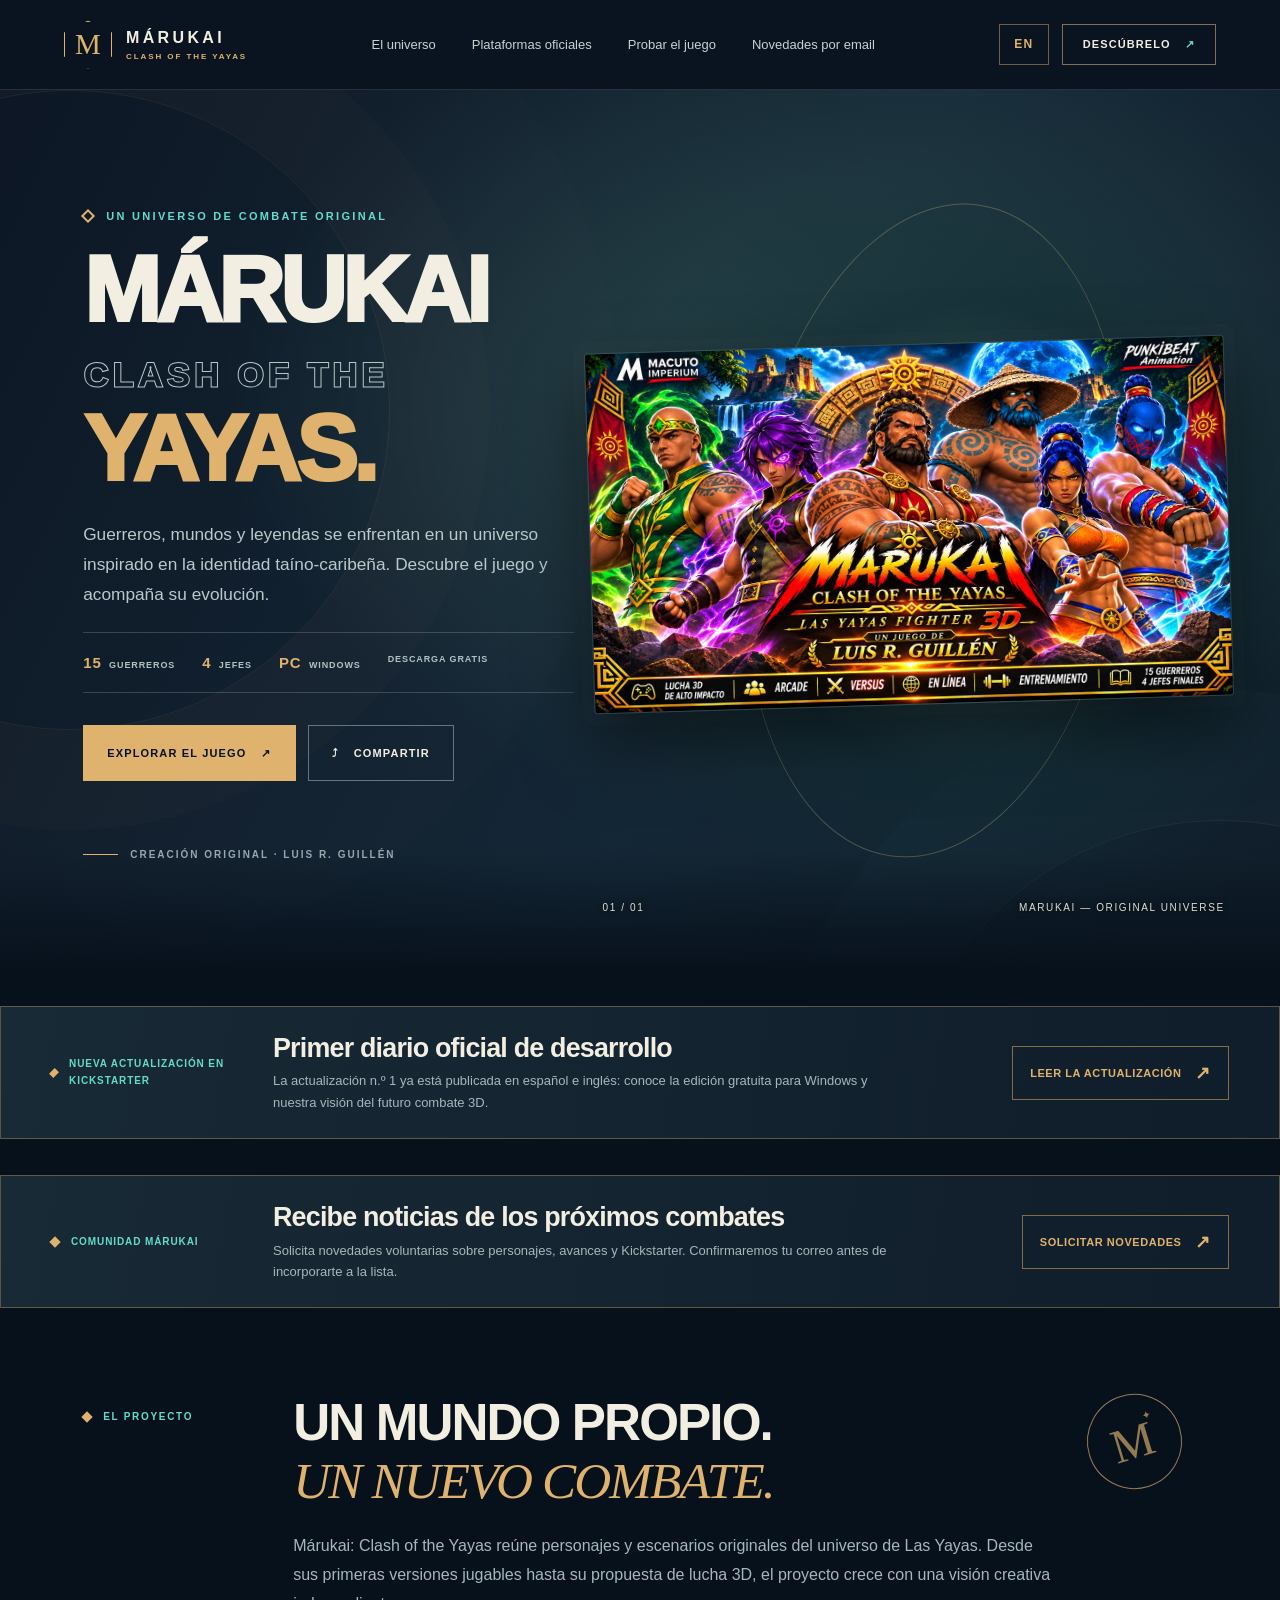
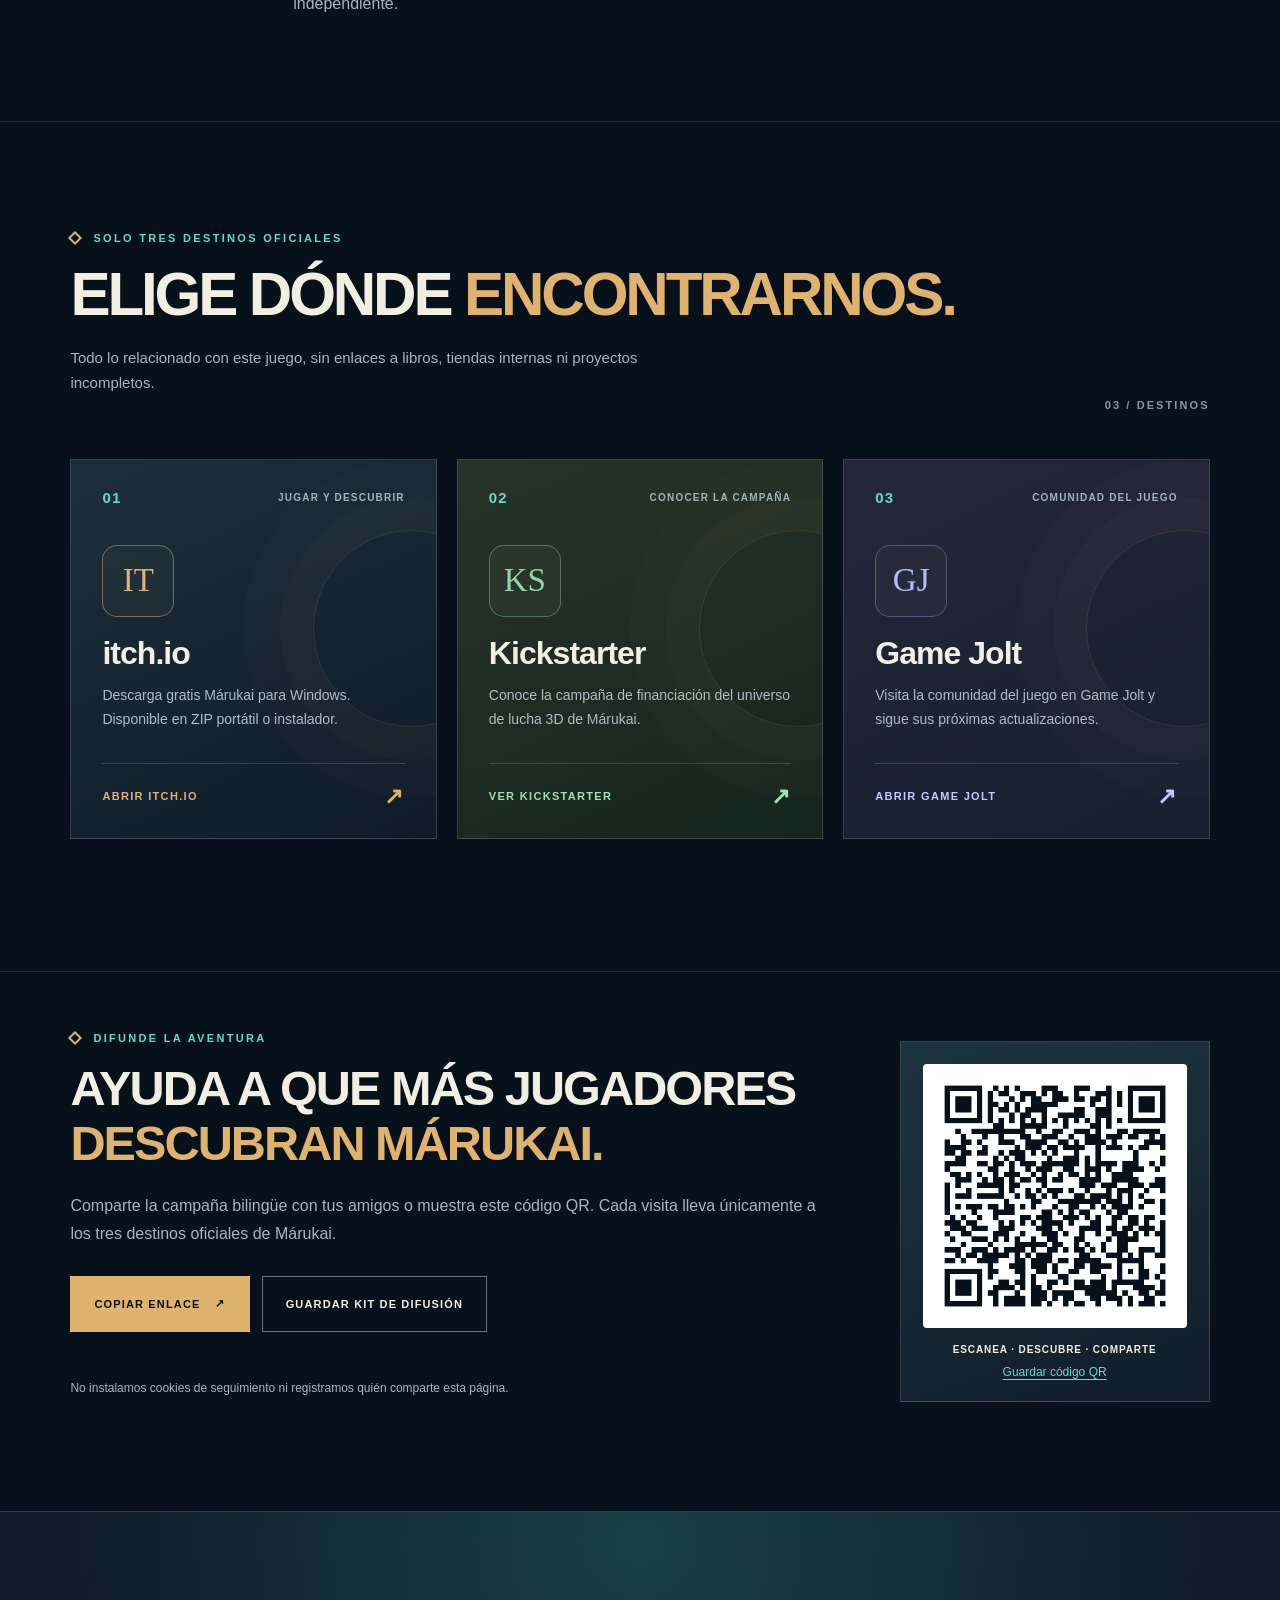
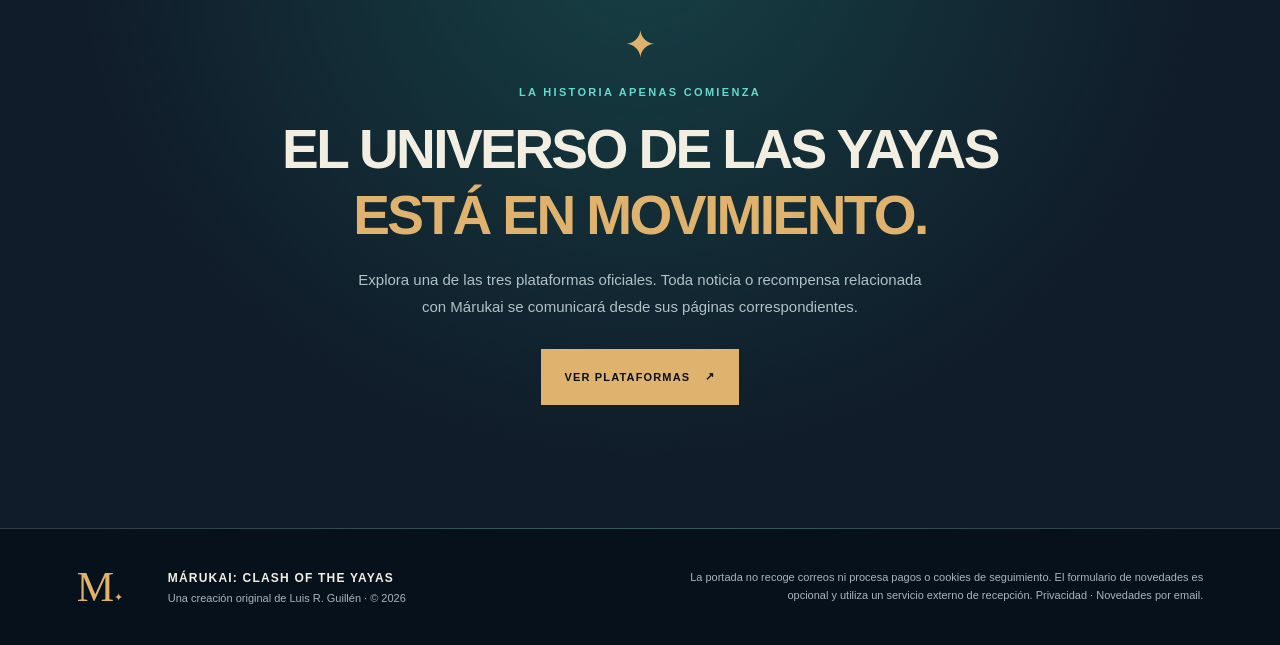
<file: index.html>
<!doctype html>
<html lang="es">
<head>
<meta charset="utf-8">
<meta name="viewport" content="width=device-width, initial-scale=1">
<meta name="theme-color" content="#0b121d">
<meta name="description" content="Márukai: Clash of the Yayas. Descubre este universo de combate original y sus páginas oficiales en itch.io, Kickstarter y Game Jolt.">
<meta name="robots" content="index, follow">
<title>Márukai: Clash of the Yayas | Campaña oficial</title>
<link rel="canonical" href="https://guillen109.github.io/marukai-campaign/">
<link rel="alternate" hreflang="es" href="https://guillen109.github.io/marukai-campaign/">
<link rel="alternate" hreflang="en" href="https://guillen109.github.io/marukai-campaign/en.html">
<link rel="alternate" hreflang="x-default" href="https://guillen109.github.io/marukai-campaign/">
<meta property="og:type" content="website">
<meta property="og:locale" content="es_ES">
<meta property="og:site_name" content="Márukai Campaign">
<meta property="og:title" content="Márukai: Clash of the Yayas">
<meta property="og:description" content="Un universo original de combate. Conoce el juego en itch.io, Kickstarter y Game Jolt.">
<meta property="og:url" content="https://guillen109.github.io/marukai-campaign/">
<meta property="og:image" content="https://guillen109.github.io/marukai-campaign/marukai-social.jpg">
<meta property="og:image:width" content="1200">
<meta property="og:image:height" content="630">
<meta name="twitter:card" content="summary_large_image">
<meta name="twitter:title" content="Márukai: Clash of the Yayas">
<meta name="twitter:description" content="Descubre el juego y sus tres páginas oficiales.">
<meta name="twitter:image" content="https://guillen109.github.io/marukai-campaign/marukai-social.jpg">
<link rel="preload" as="image" href="marukai-hero.webp">
<link rel="icon" type="image/svg+xml" href="favicon.svg">
<link rel="stylesheet" href="style.css">
<script type="application/ld+json">{"@context":"https://schema.org","@type":"VideoGame","@id":"https://guillen109.github.io/marukai-campaign/#videogame","name":"Márukai: Clash of the Yayas","url":"https://guillen109.github.io/marukai-campaign/","description":"Videojuego independiente de lucha con 15 guerreros, cuatro jefes y descarga gratuita para Windows. Inspirado en la estética taíno-caribeña.","image":"https://guillen109.github.io/marukai-campaign/marukai-social.jpg","genre":["Fighting game","Fantasy"],"gamePlatform":["Windows"],"inLanguage":["es","en"],"author":{"@type":"Person","name":"Luis R. Guillén"},"isAccessibleForFree":true,"sameAs":["https://guillen109gmailcom.itch.io/marukai-clash-of-the-yayas","https://www.kickstarter.com/projects/guillen109/marukai-clash-of-the-yayas-3d-fighting-game/","https://gamejolt.com/games/marukai-clash-of-the-yayas/1115684"]}</script>
<script src="app.js" defer></script>
</head>
<body>
<a class="skip" href="#plataformas">Saltar a los enlaces oficiales</a>
<header class="header">
  <a class="logo" href="#inicio" aria-label="Inicio de Márukai">
    <span class="logo-symbol">M</span>
    <span><strong>MÁRUKAI</strong><small>CLASH OF THE YAYAS</small></span>
  </a>
  <nav aria-label="Secciones">
    <a href="#universo">El universo</a>
    <a href="#plataformas">Plataformas oficiales</a>
    <a href="pruebas.html">Probar el juego</a>
    <a href="suscribirse.html">Novedades por email</a>
  </nav>
  <div class="header-actions">
    <a class="lang-switch" id="langSwitch" href="en.html" lang="en" aria-label="Read in English">EN</a>
    <a class="nav-cta" href="#plataformas">DESCÚBRELO <span aria-hidden="true">↗</span></a>
  </div>
</header>
<main id="inicio">
<section class="hero" aria-labelledby="hero-title">
  <div class="ambient ambient-one"></div><div class="ambient ambient-two"></div>
  <div class="hero-content">
    <div class="eyebrow"><span class="diamond" aria-hidden="true"></span> UN UNIVERSO DE COMBATE ORIGINAL</div>
    <h1 id="hero-title">MÁRUKAI<span class="outline">CLASH OF THE</span><span class="accent">YAYAS.</span></h1>
    <p class="hero-intro">Guerreros, mundos y leyendas se enfrentan en un universo inspirado en la identidad taíno-caribeña. Descubre el juego y acompaña su evolución.</p>
    <div class="game-facts" aria-label="Características del juego">
      <span><strong>15</strong> GUERREROS</span><span><strong>4</strong> JEFES</span>
      <span><strong>PC</strong> WINDOWS</span><span>DESCARGA GRATIS</span>
    </div>
    <div class="hero-actions">
      <a href="#plataformas" class="button primary">EXPLORAR EL JUEGO <span aria-hidden="true">↗</span></a>
      <button id="shareMain" class="button ghost" type="button"><span aria-hidden="true">⤴</span> COMPARTIR</button>
    </div>
    <p id="shareStatus" class="status" role="status" aria-live="polite"></p>
    <div class="hero-footnote"><span class="line"></span> CREACIÓN ORIGINAL · LUIS R. GUILLÉN</div>
  </div>
  <div class="hero-visual">
    <div class="visual-halo"></div>
    <img src="marukai-hero.webp" alt="Portada original de Márukai: Clash of the Yayas, con los personajes del videojuego" width="1440" height="811" fetchpriority="high">
    <div class="visual-caption"><span>01 / 01</span><span>MARUKAI — ORIGINAL UNIVERSE</span></div>
  </div>
</section>
<section class="latest-news" aria-labelledby="latest-news-title">
  <div class="latest-news-label"><span class="small-gem" aria-hidden="true"></span> NUEVA ACTUALIZACIÓN EN KICKSTARTER</div>
  <div class="latest-news-copy">
    <h2 id="latest-news-title">Primer diario oficial de desarrollo</h2>
    <p>La actualización n.º 1 ya está publicada en español e inglés: conoce la edición gratuita para Windows y nuestra visión del futuro combate 3D.</p>
  </div>
  <a class="latest-news-link" href="https://www.kickstarter.com/projects/guillen109/marukai-clash-of-the-yayas-3d-fighting-game/posts/4855464" target="_blank" rel="noopener noreferrer">LEER LA ACTUALIZACIÓN <span aria-hidden="true">↗</span></a>
</section>
<section class="latest-news" aria-labelledby="newsletter-title">
  <div class="latest-news-label"><span class="small-gem" aria-hidden="true"></span> COMUNIDAD MÁRUKAI</div>
  <div class="latest-news-copy">
    <h2 id="newsletter-title">Recibe noticias de los próximos combates</h2>
    <p>Solicita novedades voluntarias sobre personajes, avances y Kickstarter. Confirmaremos tu correo antes de incorporarte a la lista.</p>
  </div>
  <a class="latest-news-link" href="suscribirse.html">SOLICITAR NOVEDADES <span aria-hidden="true">↗</span></a>
</section>
<section id="universo" class="manifesto" aria-labelledby="manifesto-title">
  <div class="manifesto-label"><span class="small-gem"></span> EL PROYECTO</div>
  <div class="manifesto-content">
    <h2 id="manifesto-title">UN MUNDO PROPIO.<br><em>UN NUEVO COMBATE.</em></h2>
    <p>Márukai: Clash of the Yayas reúne personajes y escenarios originales del universo de Las Yayas. Desde sus primeras versiones jugables hasta su propuesta de lucha 3D, el proyecto crece con una visión creativa independiente.</p>
  </div>
  <div class="manifesto-stamp" aria-hidden="true">M<span>✦</span></div>
</section>
<section id="plataformas" class="platforms" aria-labelledby="platforms-title">
  <div class="section-top">
    <div>
      <div class="eyebrow"><span class="diamond" aria-hidden="true"></span> SOLO TRES DESTINOS OFICIALES</div>
      <h2 id="platforms-title">ELIGE DÓNDE <span>ENCONTRARNOS.</span></h2>
      <p>Todo lo relacionado con este juego, sin enlaces a libros, tiendas internas ni proyectos incompletos.</p>
    </div>
    <span class="section-index">03 / DESTINOS</span>
  </div>
  <div class="platform-grid">
    <article class="platform-card card-itch">
      <div class="card-head"><span class="card-number">01</span><span class="card-type">JUGAR Y DESCUBRIR</span></div>
      <div class="platform-mark" aria-hidden="true">IT</div>
      <h3>itch.io</h3>
      <p>Descarga gratis Márukai para Windows. Disponible en ZIP portátil o instalador.</p>
      <a class="platform-link" href="https://guillen109gmailcom.itch.io/marukai-clash-of-the-yayas" target="_blank" rel="noopener noreferrer" aria-label="Abrir Márukai en itch.io, nueva pestaña">ABRIR ITCH.IO <span aria-hidden="true">↗</span></a>
    </article>
    <article class="platform-card card-kick">
      <div class="card-head"><span class="card-number">02</span><span class="card-type">CONOCER LA CAMPAÑA</span></div>
      <div class="platform-mark" aria-hidden="true">KS</div>
      <h3>Kickstarter</h3>
      <p>Conoce la campaña de financiación del universo de lucha 3D de Márukai.</p>
      <a class="platform-link" href="https://www.kickstarter.com/projects/guillen109/marukai-clash-of-the-yayas-3d-fighting-game/" target="_blank" rel="noopener noreferrer" aria-label="Abrir campaña de Márukai en Kickstarter, nueva pestaña">VER KICKSTARTER <span aria-hidden="true">↗</span></a>
    </article>
    <article class="platform-card card-jolt">
      <div class="card-head"><span class="card-number">03</span><span class="card-type">COMUNIDAD DEL JUEGO</span></div>
      <div class="platform-mark" aria-hidden="true">GJ</div>
      <h3>Game Jolt</h3>
      <p>Visita la comunidad del juego en Game Jolt y sigue sus próximas actualizaciones.</p>
      <a class="platform-link" href="https://gamejolt.com/games/marukai-clash-of-the-yayas/1115684" target="_blank" rel="noopener noreferrer" aria-label="Abrir Márukai en Game Jolt, nueva pestaña">ABRIR GAME JOLT <span aria-hidden="true">↗</span></a>
    </article>
  </div>
</section>
<section class="share-tools" id="comparte" aria-labelledby="share-tools-title">
  <div class="share-tools-copy">
    <p class="eyebrow"><span class="diamond" aria-hidden="true"></span> DIFUNDE LA AVENTURA</p>
    <h2 id="share-tools-title">AYUDA A QUE MÁS JUGADORES <span>DESCUBRAN MÁRUKAI.</span></h2>
    <p>Comparte la campaña bilingüe con tus amigos o muestra este código QR. Cada visita lleva únicamente a los tres destinos oficiales de Márukai.</p>
    <div class="share-tools-actions">
      <button type="button" class="button primary" id="copyCampaignLink">COPIAR ENLACE <span aria-hidden="true">↗</span></button>
      <a class="button ghost" href="press-kit.md" download>GUARDAR KIT DE DIFUSIÓN</a>
    </div>
    <p class="share-tools-status" id="copyCampaignStatus" role="status" aria-live="polite"></p>
    <p class="share-tools-note">No instalamos cookies de seguimiento ni registramos quién comparte esta página.</p>
  </div>
  <div class="qr-panel">
    <img src="marukai-qr.png" alt="Código QR para abrir la campaña oficial de Márukai" width="882" height="882" loading="lazy">
    <div>
      <strong>ESCANEA · DESCUBRE · COMPARTE</strong>
      <a href="marukai-qr.png" download>Guardar código QR</a>
    </div>
  </div>
</section>
<section class="closing">
  <div class="closing-glyph" aria-hidden="true">✦</div>
  <p class="eyebrow">LA HISTORIA APENAS COMIENZA</p>
  <h2>EL UNIVERSO DE LAS YAYAS<br><span>ESTÁ EN MOVIMIENTO.</span></h2>
  <p>Explora una de las tres plataformas oficiales. Toda noticia o recompensa relacionada con Márukai se comunicará desde sus páginas correspondientes.</p>
  <a href="#plataformas" class="button primary">VER PLATAFORMAS <span aria-hidden="true">↗</span></a>
</section>
</main>
<footer class="footer">
  <div class="footer-logo">M<span>✦</span></div>
  <div><strong>MÁRUKAI: CLASH OF THE YAYAS</strong><p>Una creación original de Luis R. Guillén · © 2026</p></div>
  <div class="footer-note">La portada no recoge correos ni procesa pagos o cookies de seguimiento. El formulario de novedades es opcional y utiliza un servicio externo de recepción. <a href="privacidad.html">Privacidad</a> · <a href="suscribirse.html">Novedades por email</a>.</div>
</footer>
</body>
</html>
</file>
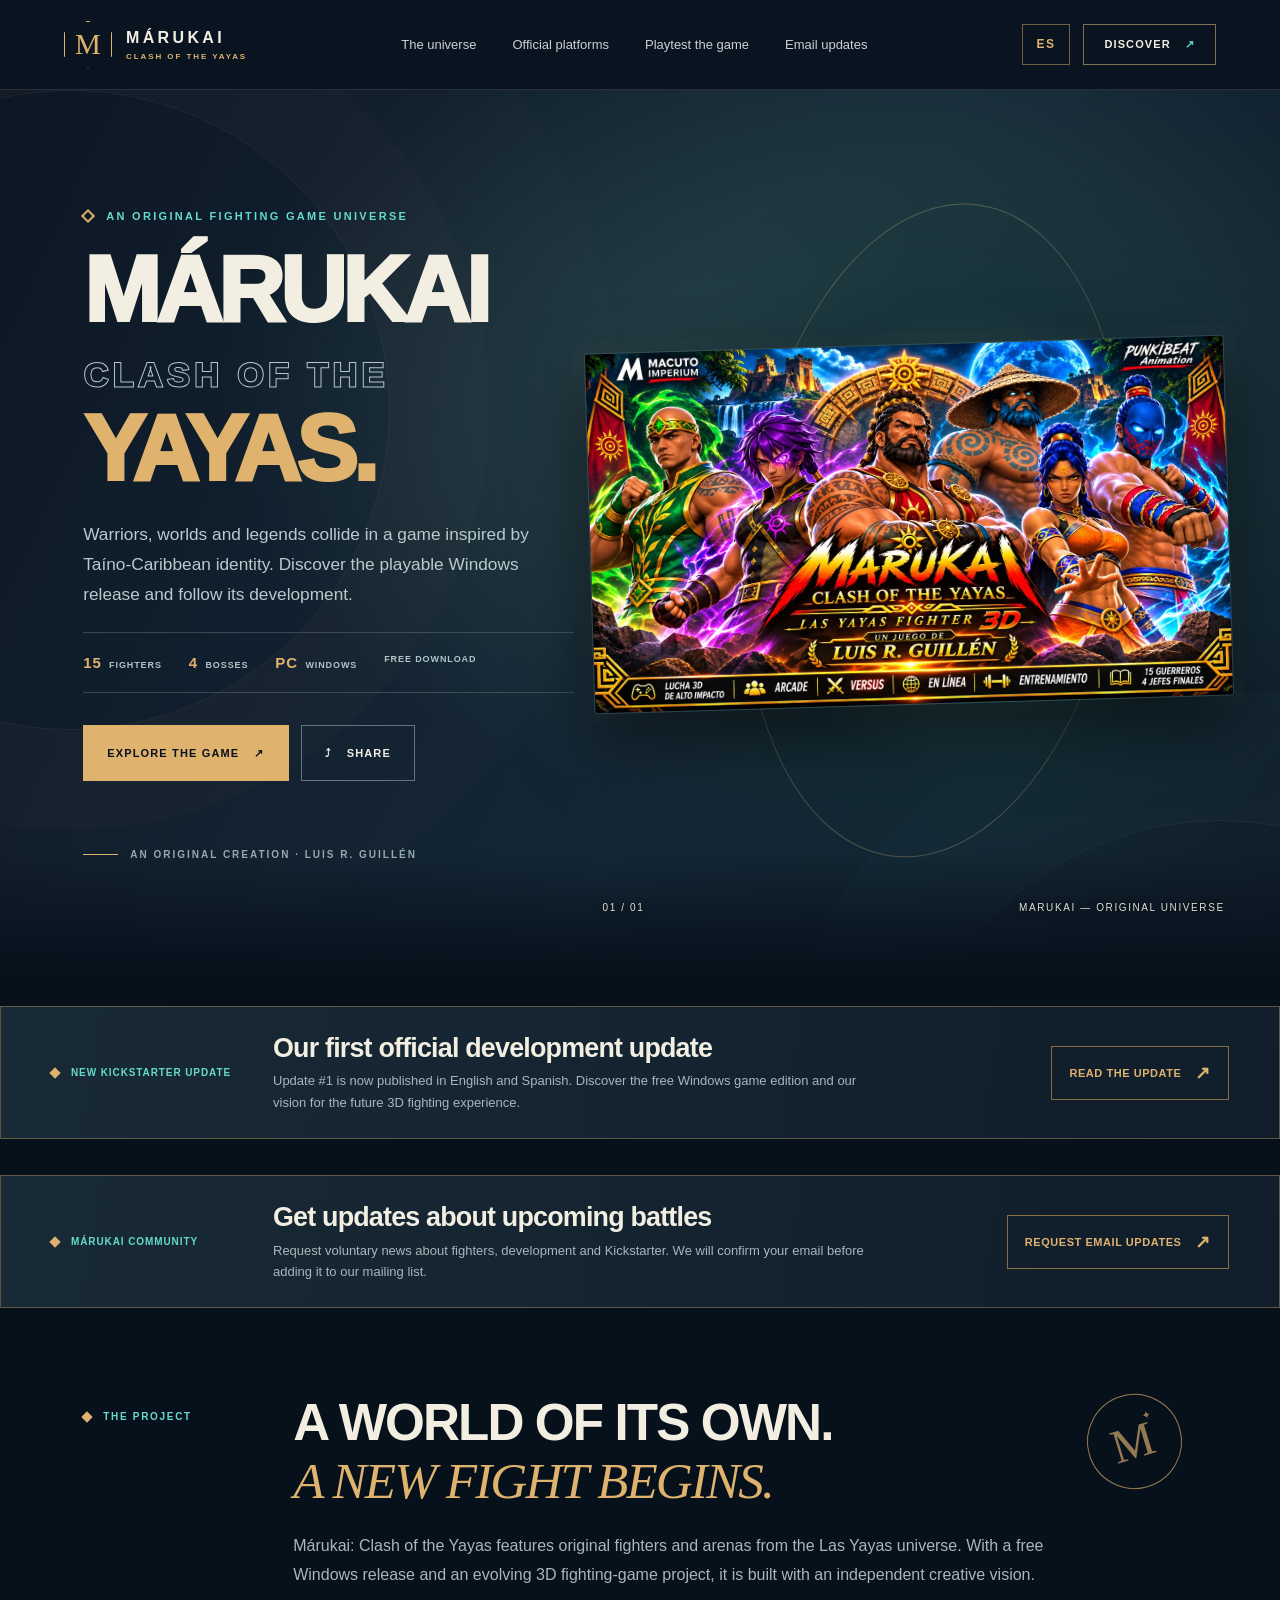
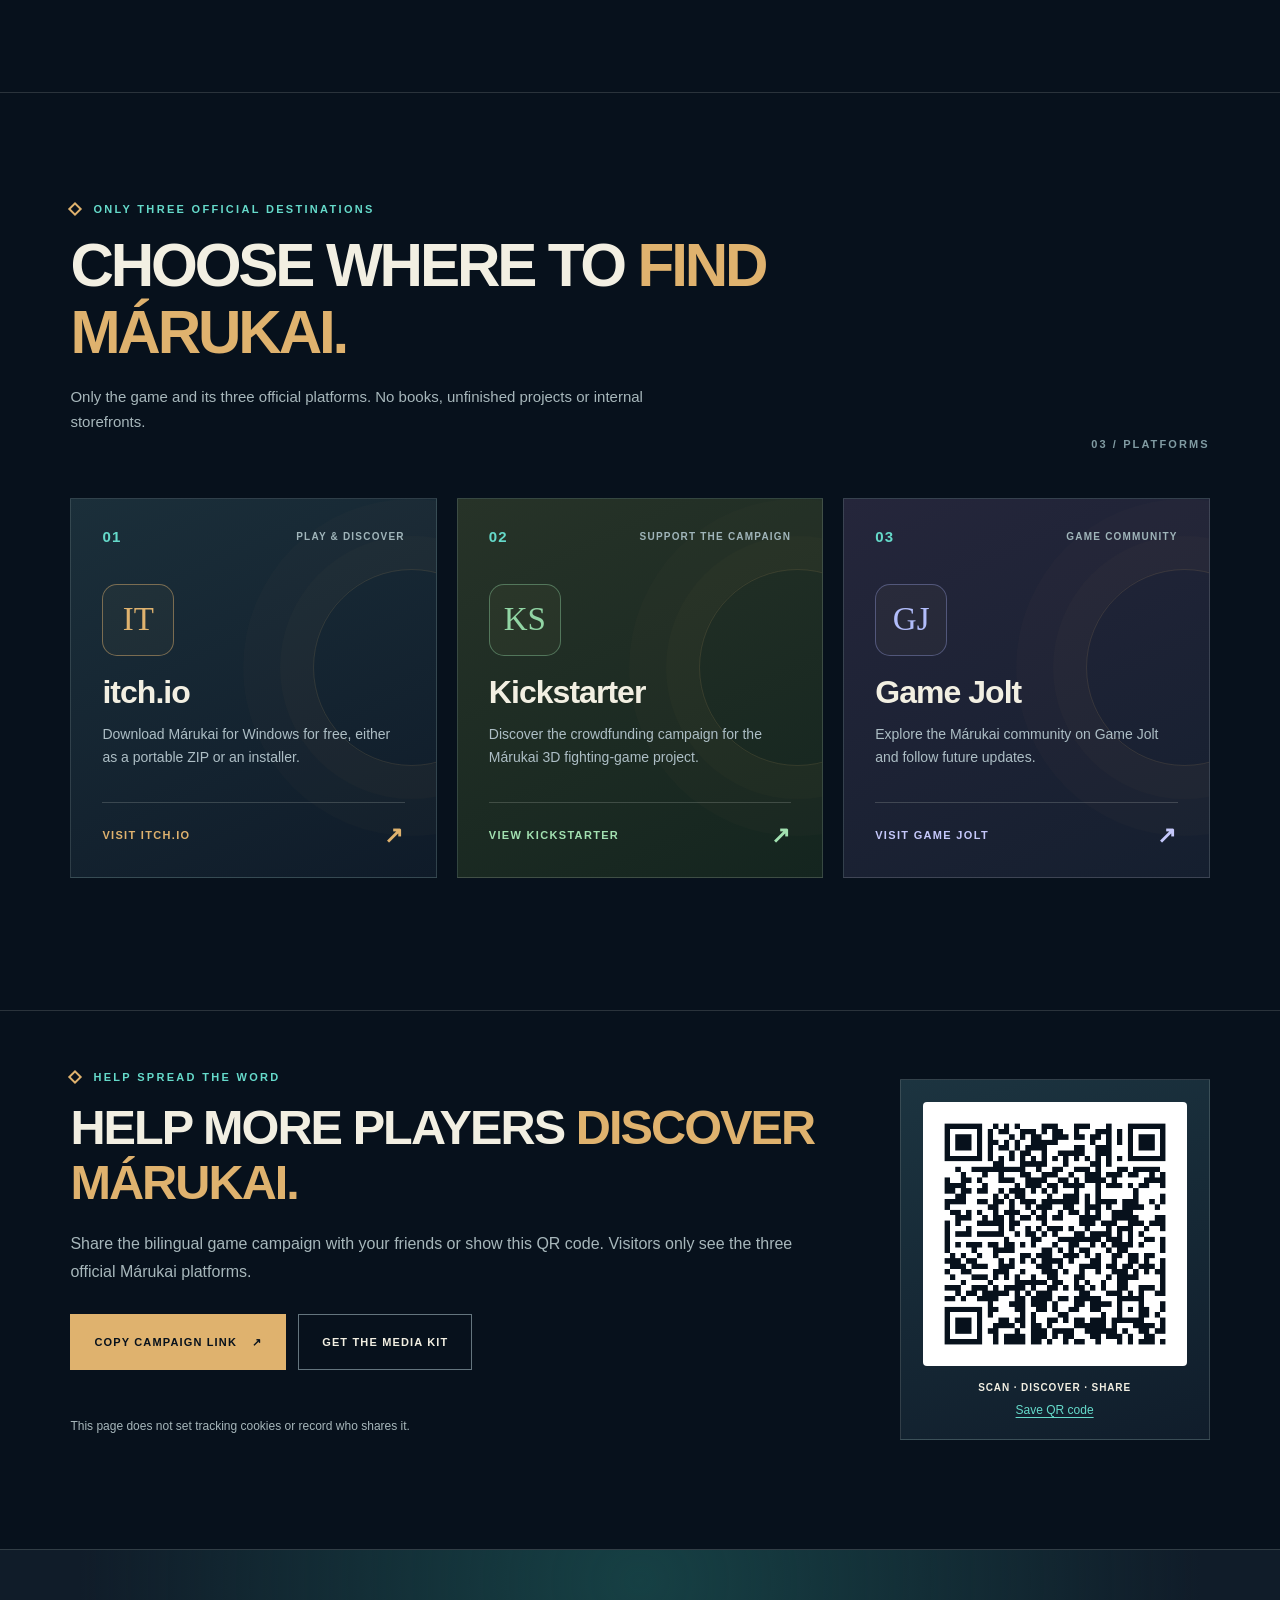
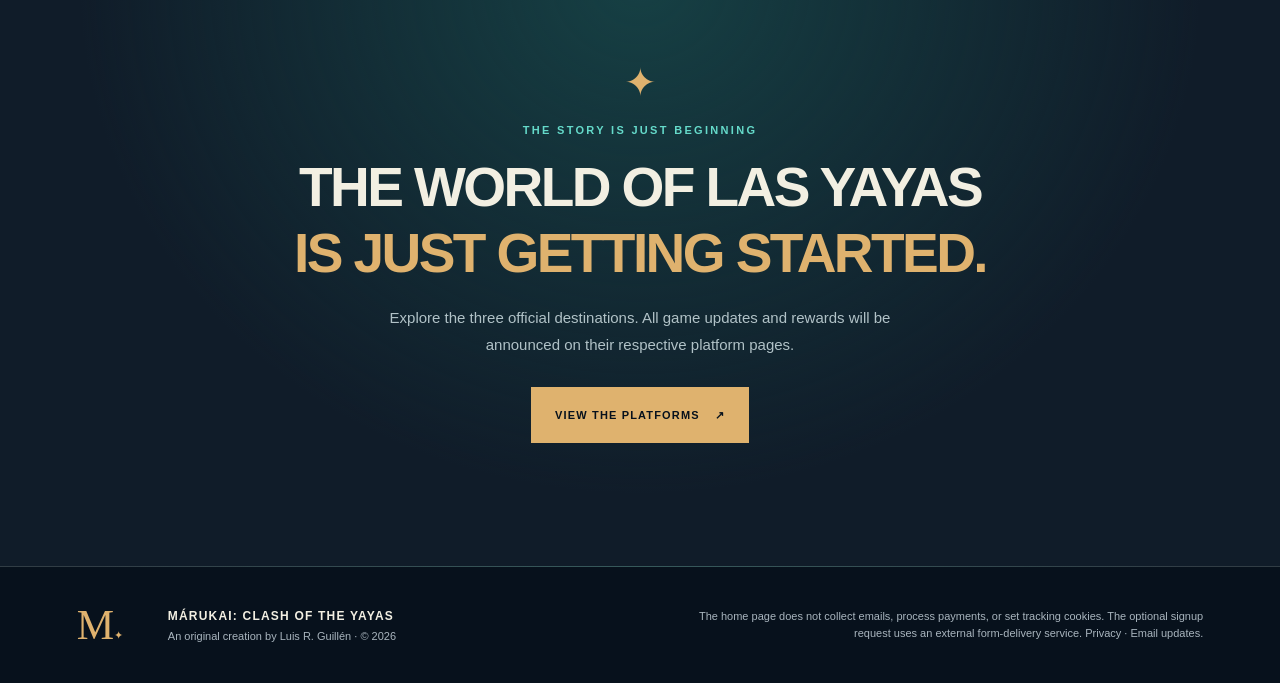
<file: en.html>
<!doctype html>
<html lang="en">
<head>
<meta charset="utf-8">
<meta name="viewport" content="width=device-width, initial-scale=1">
<meta name="theme-color" content="#0b121d">
<meta name="description" content="Márukai: Clash of the Yayas. Discover an independent fantasy fighting game, free to download on Windows, and its official itch.io, Kickstarter and Game Jolt pages.">
<meta name="robots" content="index, follow">
<title>Márukai: Clash of the Yayas | Official Campaign</title>
<link rel="canonical" href="https://guillen109.github.io/marukai-campaign/en.html">
<link rel="alternate" hreflang="es" href="https://guillen109.github.io/marukai-campaign/">
<link rel="alternate" hreflang="en" href="https://guillen109.github.io/marukai-campaign/en.html">
<link rel="alternate" hreflang="x-default" href="https://guillen109.github.io/marukai-campaign/">
<meta property="og:type" content="website">
<meta property="og:locale" content="en_US">
<meta property="og:site_name" content="Márukai Campaign">
<meta property="og:title" content="Márukai: Clash of the Yayas">
<meta property="og:description" content="An original fighting-game universe. Explore Márukai on itch.io, Kickstarter and Game Jolt.">
<meta property="og:url" content="https://guillen109.github.io/marukai-campaign/en.html">
<meta property="og:image" content="https://guillen109.github.io/marukai-campaign/marukai-social.jpg">
<meta property="og:image:width" content="1200">
<meta property="og:image:height" content="630">
<meta name="twitter:card" content="summary_large_image">
<meta name="twitter:title" content="Márukai: Clash of the Yayas">
<meta name="twitter:description" content="Discover the game and its three official platforms.">
<meta name="twitter:image" content="https://guillen109.github.io/marukai-campaign/marukai-social.jpg">
<link rel="preload" as="image" href="marukai-hero.webp">
<link rel="icon" type="image/svg+xml" href="favicon.svg">
<link rel="stylesheet" href="style.css">
<script type="application/ld+json">{"@context":"https://schema.org","@type":"VideoGame","@id":"https://guillen109.github.io/marukai-campaign/#videogame","name":"Márukai: Clash of the Yayas","url":"https://guillen109.github.io/marukai-campaign/","description":"Independent fantasy fighting game with 15 fighters, four bosses and a free Windows download. Inspired by Taíno-Caribbean aesthetics.","image":"https://guillen109.github.io/marukai-campaign/marukai-social.jpg","genre":["Fighting game","Fantasy"],"gamePlatform":["Windows"],"inLanguage":["es","en"],"author":{"@type":"Person","name":"Luis R. Guillén"},"isAccessibleForFree":true,"sameAs":["https://guillen109gmailcom.itch.io/marukai-clash-of-the-yayas","https://www.kickstarter.com/projects/guillen109/marukai-clash-of-the-yayas-3d-fighting-game/","https://gamejolt.com/games/marukai-clash-of-the-yayas/1115684"]}</script>
<script src="app.js" defer></script>
</head>
<body>
<a class="skip" href="#plataformas">Skip to official game links</a>
<header class="header">
  <a class="logo" href="#inicio" aria-label="Márukai home">
    <span class="logo-symbol">M</span>
    <span><strong>MÁRUKAI</strong><small>CLASH OF THE YAYAS</small></span>
  </a>
  <nav aria-label="Sections">
    <a href="#universo">The universe</a>
    <a href="#plataformas">Official platforms</a>
    <a href="playtest.html">Playtest the game</a>
    <a href="subscribe.html">Email updates</a>
  </nav>
  <div class="header-actions">
    <a class="lang-switch" id="langSwitch" href="./" lang="es" aria-label="Leer en español">ES</a>
    <a class="nav-cta" href="#plataformas">DISCOVER <span aria-hidden="true">↗</span></a>
  </div>
</header>
<main id="inicio">
<section class="hero" aria-labelledby="hero-title">
  <div class="ambient ambient-one"></div><div class="ambient ambient-two"></div>
  <div class="hero-content">
    <div class="eyebrow"><span class="diamond" aria-hidden="true"></span> AN ORIGINAL FIGHTING GAME UNIVERSE</div>
    <h1 id="hero-title">MÁRUKAI<span class="outline">CLASH OF THE</span><span class="accent">YAYAS.</span></h1>
    <p class="hero-intro">Warriors, worlds and legends collide in a game inspired by Taíno-Caribbean identity. Discover the playable Windows release and follow its development.</p>
    <div class="game-facts" aria-label="Game features">
      <span><strong>15</strong> FIGHTERS</span><span><strong>4</strong> BOSSES</span>
      <span><strong>PC</strong> WINDOWS</span><span>FREE DOWNLOAD</span>
    </div>
    <div class="hero-actions">
      <a href="#plataformas" class="button primary">EXPLORE THE GAME <span aria-hidden="true">↗</span></a>
      <button id="shareMain" class="button ghost" type="button"><span aria-hidden="true">⤴</span> SHARE</button>
    </div>
    <p id="shareStatus" class="status" role="status" aria-live="polite"></p>
    <div class="hero-footnote"><span class="line"></span> AN ORIGINAL CREATION · LUIS R. GUILLÉN</div>
  </div>
  <div class="hero-visual">
    <div class="visual-halo"></div>
    <img src="marukai-hero.webp" alt="Original Márukai: Clash of the Yayas cover featuring the fighting game characters" width="1440" height="811" fetchpriority="high">
    <div class="visual-caption"><span>01 / 01</span><span>MARUKAI — ORIGINAL UNIVERSE</span></div>
  </div>
</section>
<section class="latest-news" aria-labelledby="latest-news-title">
  <div class="latest-news-label"><span class="small-gem" aria-hidden="true"></span> NEW KICKSTARTER UPDATE</div>
  <div class="latest-news-copy">
    <h2 id="latest-news-title">Our first official development update</h2>
    <p>Update #1 is now published in English and Spanish. Discover the free Windows game edition and our vision for the future 3D fighting experience.</p>
  </div>
  <a class="latest-news-link" href="https://www.kickstarter.com/projects/guillen109/marukai-clash-of-the-yayas-3d-fighting-game/posts/4855464" target="_blank" rel="noopener noreferrer">READ THE UPDATE <span aria-hidden="true">↗</span></a>
</section>
<section class="latest-news" aria-labelledby="newsletter-title">
  <div class="latest-news-label"><span class="small-gem" aria-hidden="true"></span> MÁRUKAI COMMUNITY</div>
  <div class="latest-news-copy">
    <h2 id="newsletter-title">Get updates about upcoming battles</h2>
    <p>Request voluntary news about fighters, development and Kickstarter. We will confirm your email before adding it to our mailing list.</p>
  </div>
  <a class="latest-news-link" href="subscribe.html">REQUEST EMAIL UPDATES <span aria-hidden="true">↗</span></a>
</section>
<section id="universo" class="manifesto" aria-labelledby="manifesto-title">
  <div class="manifesto-label"><span class="small-gem"></span> THE PROJECT</div>
  <div class="manifesto-content">
    <h2 id="manifesto-title">A WORLD OF ITS OWN.<br><em>A NEW FIGHT BEGINS.</em></h2>
    <p>Márukai: Clash of the Yayas features original fighters and arenas from the Las Yayas universe. With a free Windows release and an evolving 3D fighting-game project, it is built with an independent creative vision.</p>
  </div>
  <div class="manifesto-stamp" aria-hidden="true">M<span>✦</span></div>
</section>
<section id="plataformas" class="platforms" aria-labelledby="platforms-title">
  <div class="section-top">
    <div>
      <div class="eyebrow"><span class="diamond" aria-hidden="true"></span> ONLY THREE OFFICIAL DESTINATIONS</div>
      <h2 id="platforms-title">CHOOSE WHERE TO <span>FIND MÁRUKAI.</span></h2>
      <p>Only the game and its three official platforms. No books, unfinished projects or internal storefronts.</p>
    </div>
    <span class="section-index">03 / PLATFORMS</span>
  </div>
  <div class="platform-grid">
    <article class="platform-card card-itch">
      <div class="card-head"><span class="card-number">01</span><span class="card-type">PLAY & DISCOVER</span></div>
      <div class="platform-mark" aria-hidden="true">IT</div>
      <h3>itch.io</h3>
      <p>Download Márukai for Windows for free, either as a portable ZIP or an installer.</p>
      <a class="platform-link" href="https://guillen109gmailcom.itch.io/marukai-clash-of-the-yayas" target="_blank" rel="noopener noreferrer" aria-label="Open Márukai on itch.io in a new tab">VISIT ITCH.IO <span aria-hidden="true">↗</span></a>
    </article>
    <article class="platform-card card-kick">
      <div class="card-head"><span class="card-number">02</span><span class="card-type">SUPPORT THE CAMPAIGN</span></div>
      <div class="platform-mark" aria-hidden="true">KS</div>
      <h3>Kickstarter</h3>
      <p>Discover the crowdfunding campaign for the Márukai 3D fighting-game project.</p>
      <a class="platform-link" href="https://www.kickstarter.com/projects/guillen109/marukai-clash-of-the-yayas-3d-fighting-game/" target="_blank" rel="noopener noreferrer" aria-label="Open the Márukai Kickstarter campaign in a new tab">VIEW KICKSTARTER <span aria-hidden="true">↗</span></a>
    </article>
    <article class="platform-card card-jolt">
      <div class="card-head"><span class="card-number">03</span><span class="card-type">GAME COMMUNITY</span></div>
      <div class="platform-mark" aria-hidden="true">GJ</div>
      <h3>Game Jolt</h3>
      <p>Explore the Márukai community on Game Jolt and follow future updates.</p>
      <a class="platform-link" href="https://gamejolt.com/games/marukai-clash-of-the-yayas/1115684" target="_blank" rel="noopener noreferrer" aria-label="Open Márukai on Game Jolt in a new tab">VISIT GAME JOLT <span aria-hidden="true">↗</span></a>
    </article>
  </div>
</section>
<section class="share-tools" id="share" aria-labelledby="share-tools-title">
  <div class="share-tools-copy">
    <p class="eyebrow"><span class="diamond" aria-hidden="true"></span> HELP SPREAD THE WORD</p>
    <h2 id="share-tools-title">HELP MORE PLAYERS <span>DISCOVER MÁRUKAI.</span></h2>
    <p>Share the bilingual game campaign with your friends or show this QR code. Visitors only see the three official Márukai platforms.</p>
    <div class="share-tools-actions">
      <button type="button" class="button primary" id="copyCampaignLink">COPY CAMPAIGN LINK <span aria-hidden="true">↗</span></button>
      <a class="button ghost" href="press-kit.md" download>GET THE MEDIA KIT</a>
    </div>
    <p class="share-tools-status" id="copyCampaignStatus" role="status" aria-live="polite"></p>
    <p class="share-tools-note">This page does not set tracking cookies or record who shares it.</p>
  </div>
  <div class="qr-panel">
    <img src="marukai-qr.png" alt="QR code that opens the official Márukai campaign" width="882" height="882" loading="lazy">
    <div>
      <strong>SCAN · DISCOVER · SHARE</strong>
      <a href="marukai-qr.png" download>Save QR code</a>
    </div>
  </div>
</section>
<section class="closing">
  <div class="closing-glyph" aria-hidden="true">✦</div>
  <p class="eyebrow">THE STORY IS JUST BEGINNING</p>
  <h2>THE WORLD OF LAS YAYAS<br><span>IS JUST GETTING STARTED.</span></h2>
  <p>Explore the three official destinations. All game updates and rewards will be announced on their respective platform pages.</p>
  <a href="#plataformas" class="button primary">VIEW THE PLATFORMS <span aria-hidden="true">↗</span></a>
</section>
</main>
<footer class="footer">
  <div class="footer-logo">M<span>✦</span></div>
  <div><strong>MÁRUKAI: CLASH OF THE YAYAS</strong><p>An original creation by Luis R. Guillén · © 2026</p></div>
  <div class="footer-note">The home page does not collect emails, process payments, or set tracking cookies. The optional signup request uses an external form-delivery service. <a href="privacy.html">Privacy</a> · <a href="subscribe.html">Email updates</a>.</div>
</footer>
</body>
</html>
</file>
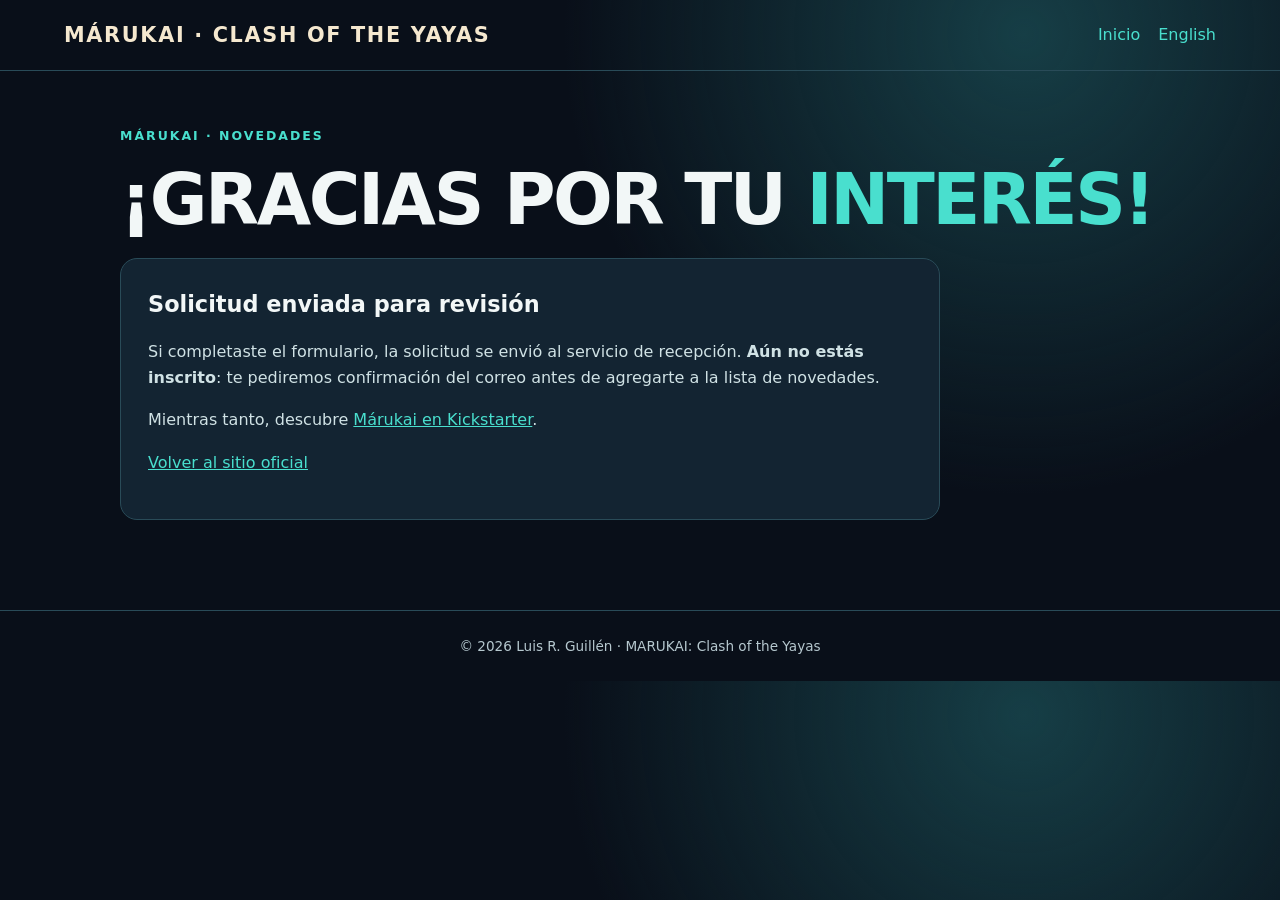
<file: gracias.html>
<!doctype html>
<html lang="es"><head><meta charset="utf-8"><meta name="viewport" content="width=device-width,initial-scale=1"><meta name="theme-color" content="#090f19"><meta name="description" content="Gracias por interesarte en las noticias de Márukai."><title>Solicitud recibida | Márukai</title><link rel="icon" type="image/svg+xml" href="favicon.svg">
<style>
:root{color-scheme:dark;--bg:#090f19;--surface:#132432;--teal:#49dfce;--cream:#f5e8cf;--muted:#b6c8cf;--stroke:#294b58}
*{box-sizing:border-box}html{scroll-behavior:smooth}body{margin:0;font-family:system-ui,Segoe UI,sans-serif;background:radial-gradient(circle at 80% 5%,#163e46,transparent 38%),var(--bg);color:#f2f7f7;line-height:1.65}
header{display:flex;align-items:center;justify-content:space-between;gap:16px;padding:18px clamp(20px,5vw,68px);border-bottom:1px solid var(--stroke)}
header a,.links a{color:var(--teal);text-decoration:none}header strong{font-size:1.3rem;letter-spacing:.08em;color:var(--cream)}header nav{display:flex;gap:18px;flex-wrap:wrap}
main{max-width:1080px;margin:0 auto;padding:55px 20px 90px}
.grid{display:grid;grid-template-columns:1.05fr 1fr;gap:36px;align-items:start}
h1{font-size:clamp(2.4rem,6vw,4.4rem);line-height:1.06;letter-spacing:-.035em;margin:16px 0 20px}h1 em{font-style:normal;color:var(--teal)}
h2{font-size:1.4rem;margin:0 0 15px}.eyebrow{font-size:.78rem;letter-spacing:.16em;font-weight:700;color:var(--teal)}.lede{font-size:1.15rem;color:#d5e6e6}
.facts{display:flex;gap:12px;flex-wrap:wrap;margin-top:25px}.facts span{border:1px solid var(--stroke);border-radius:22px;padding:6px 12px;color:var(--cream);font-size:.85rem}
.card{background:linear-gradient(130deg,#182d3b,#10202d);border:1px solid #36636e;border-radius:22px;padding:clamp(20px,4vw,36px);box-shadow:0 22px 80px #0005}
label{display:block;font-size:.94rem;font-weight:600;margin:18px 0 6px}
input:not([type=checkbox]),select{display:block;width:100%;background:#0b1924;color:#f1ffff;border:1px solid #4a6c78;border-radius:11px;padding:13px;font:inherit}
input:focus,select:focus{outline:2px solid var(--teal);outline-offset:2px}
.check{display:flex;gap:11px;align-items:flex-start;line-height:1.5;color:#d0e1e4;font-weight:400;font-size:.88rem}.check input{margin-top:5px;accent-color:#49dfce;min-width:18px;min-height:18px}
button,.btn{background:var(--teal);border:0;border-radius:10px;color:#08212a;font-weight:800;padding:14px 20px;font-size:1rem;cursor:pointer;display:inline-block;text-decoration:none}.card button{width:100%;margin-top:23px}.note{font-size:.83rem;color:var(--muted)}.policy{max-width:820px;background:var(--surface);padding:27px;border:1px solid var(--stroke);border-radius:17px}
.policy p{color:#d0e2e5}.policy li{margin-bottom:8px}footer{border-top:1px solid var(--stroke);padding:24px 6%;color:var(--muted);text-align:center;font-size:.85rem}
.links a{margin-right:18px}a{color:var(--teal)}
@media(max-width:780px){.grid{grid-template-columns:1fr}main{padding-top:33px}header{flex-direction:column;align-items:flex-start}header nav{gap:12px}}
</style></head>
<body><header><a href="./"><strong>MÁRUKAI · CLASH OF THE YAYAS</strong></a><nav><a href="./">Inicio</a><a href="subscribe.html" lang="en">English</a></nav></header><main><div class="eyebrow">MÁRUKAI · NOVEDADES</div><h1>¡GRACIAS POR TU <em>INTERÉS!</em></h1><div class="policy"><h2>Solicitud enviada para revisión</h2><p>Si completaste el formulario, la solicitud se envió al servicio de recepción. <b>Aún no estás inscrito</b>: te pediremos confirmación del correo antes de agregarte a la lista de novedades.</p><p>Mientras tanto, descubre <a href="https://www.kickstarter.com/projects/guillen109/marukai-clash-of-the-yayas-3d-fighting-game/">Márukai en Kickstarter</a>.</p><p><a href="./">Volver al sitio oficial</a></p></div></main><footer>© 2026 Luis R. Guillén · MARUKAI: Clash of the Yayas</footer></body></html>
</file>
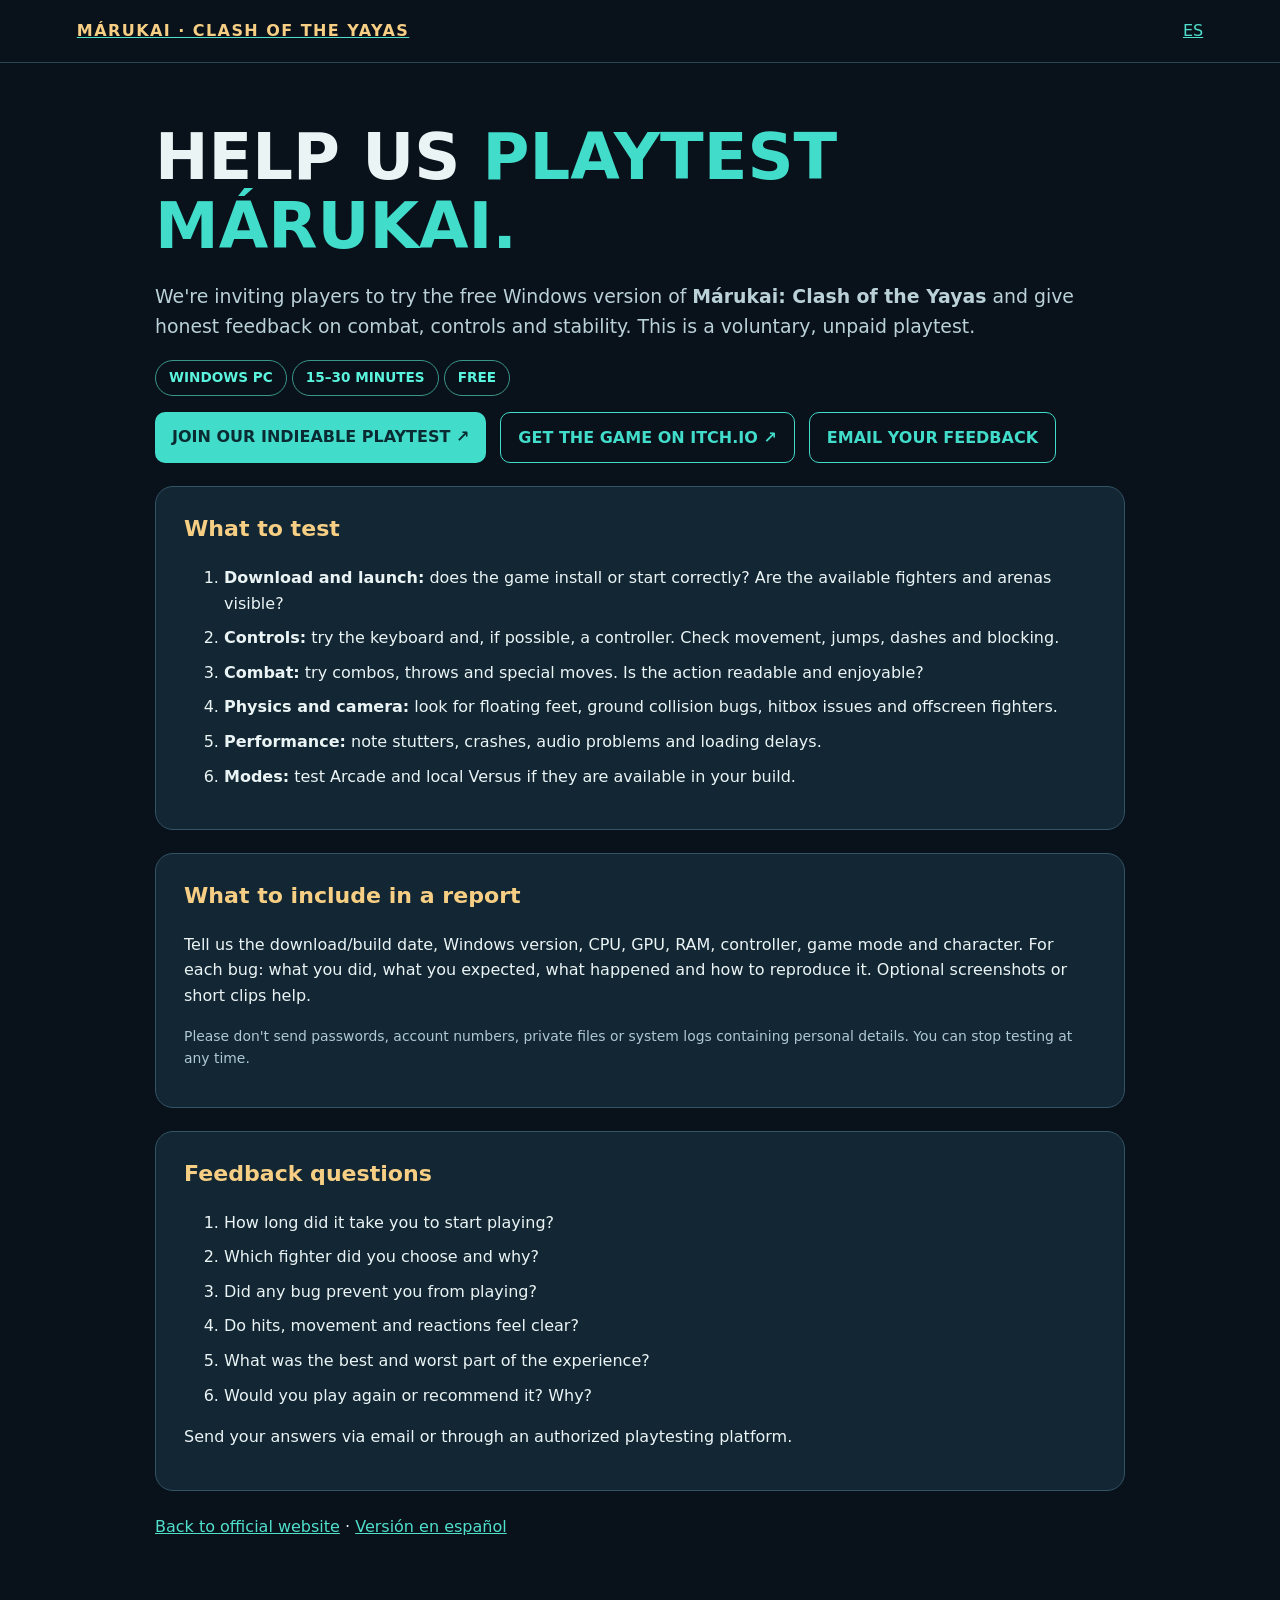
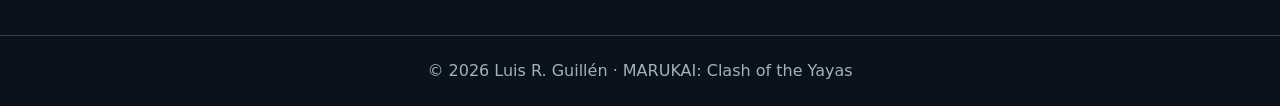
<file: playtest.html>
<!doctype html><html lang="en"><head><meta charset="utf-8"><meta name="viewport" content="width=device-width,initial-scale=1"><meta name="description" content="Márukai: Clash of the Yayas Windows game playtesting and feedback."><title>Playtest Márukai | Clash of the Yayas</title><link rel="icon" href="favicon.svg" type="image/svg+xml"><style>body{margin:0;font:16px/1.6 system-ui,'Segoe UI',sans-serif;background:#09111b;color:#ebf4f5}header{padding:18px 6%;display:flex;justify-content:space-between;gap:18px;align-items:center;border-bottom:1px solid #284553}header strong{color:#f7cf84;letter-spacing:.09em}a{color:#50dfcb}main{max-width:970px;margin:auto;padding:40px 22px 80px}h1{font-size:clamp(2.5rem,5vw,4rem);line-height:1.08;margin:20px 0}h1 span{color:#42dcca}.subtitle{font-size:1.18rem;color:#bad1d8}.panel{background:#122633;border:1px solid #345466;padding:24px 28px;border-radius:18px;margin:23px 0}h2{margin-top:0;color:#f7cf84;font-size:1.38rem}li{margin:9px 0}.actions{display:flex;gap:14px;flex-wrap:wrap}.button{background:#42dcca;color:#092b31;text-decoration:none;font-weight:800;border-radius:10px;padding:12px 17px;display:inline-block}.button.secondary{background:transparent;color:#42dcca;border:1px solid #42dcca}.badge{display:inline-block;border:1px solid #399789;color:#5af3dd;border-radius:30px;padding:6px 13px;font-size:.85rem;font-weight:800}.small{font-size:.87rem;color:#afc9d2}footer{padding:22px;border-top:1px solid #284553;text-align:center;color:#9fb3bd}</style></head><body><header><a href="en.html"><strong>MÁRUKAI · CLASH OF THE YAYAS</strong></a><a href="pruebas.html">ES</a></header><main><h1>HELP US <span>PLAYTEST MÁRUKAI.</span></h1><p class="subtitle">We're inviting players to try the free Windows version of <strong>Márukai: Clash of the Yayas</strong> and give honest feedback on combat, controls and stability. This is a voluntary, unpaid playtest.</p><p><span class="badge">WINDOWS PC</span> <span class="badge">15–30 MINUTES</span> <span class="badge">FREE</span></p><div class="actions"><a class="button" href="https://www.indieable.com/g/marukai-clash-of-the-yayas" target="_blank" rel="noopener noreferrer">JOIN OUR INDIEABLE PLAYTEST ↗</a><a class="button secondary" href="https://guillen109gmailcom.itch.io/marukai-clash-of-the-yayas" target="_blank" rel="noopener noreferrer">GET THE GAME ON ITCH.IO ↗</a><a class="button secondary" href="mailto:guillen109@gmail.com?subject=MARUKAI%20Playtest%20Report">EMAIL YOUR FEEDBACK</a></div>
<div class="panel"><h2>What to test</h2><ol><li><strong>Download and launch:</strong> does the game install or start correctly? Are the available fighters and arenas visible?</li><li><strong>Controls:</strong> try the keyboard and, if possible, a controller. Check movement, jumps, dashes and blocking.</li><li><strong>Combat:</strong> try combos, throws and special moves. Is the action readable and enjoyable?</li><li><strong>Physics and camera:</strong> look for floating feet, ground collision bugs, hitbox issues and offscreen fighters.</li><li><strong>Performance:</strong> note stutters, crashes, audio problems and loading delays.</li><li><strong>Modes:</strong> test Arcade and local Versus if they are available in your build.</li></ol></div>
<div class="panel"><h2>What to include in a report</h2><p>Tell us the download/build date, Windows version, CPU, GPU, RAM, controller, game mode and character. For each bug: what you did, what you expected, what happened and how to reproduce it. Optional screenshots or short clips help.</p><p class="small">Please don't send passwords, account numbers, private files or system logs containing personal details. You can stop testing at any time.</p></div>
<div class="panel"><h2>Feedback questions</h2><ol><li>How long did it take you to start playing?</li><li>Which fighter did you choose and why?</li><li>Did any bug prevent you from playing?</li><li>Do hits, movement and reactions feel clear?</li><li>What was the best and worst part of the experience?</li><li>Would you play again or recommend it? Why?</li></ol><p>Send your answers via email or through an authorized playtesting platform.</p></div><p><a href="en.html">Back to official website</a> · <a href="pruebas.html">Versión en español</a></p></main><footer>© 2026 Luis R. Guillén · MARUKAI: Clash of the Yayas</footer></body></html>
</file>
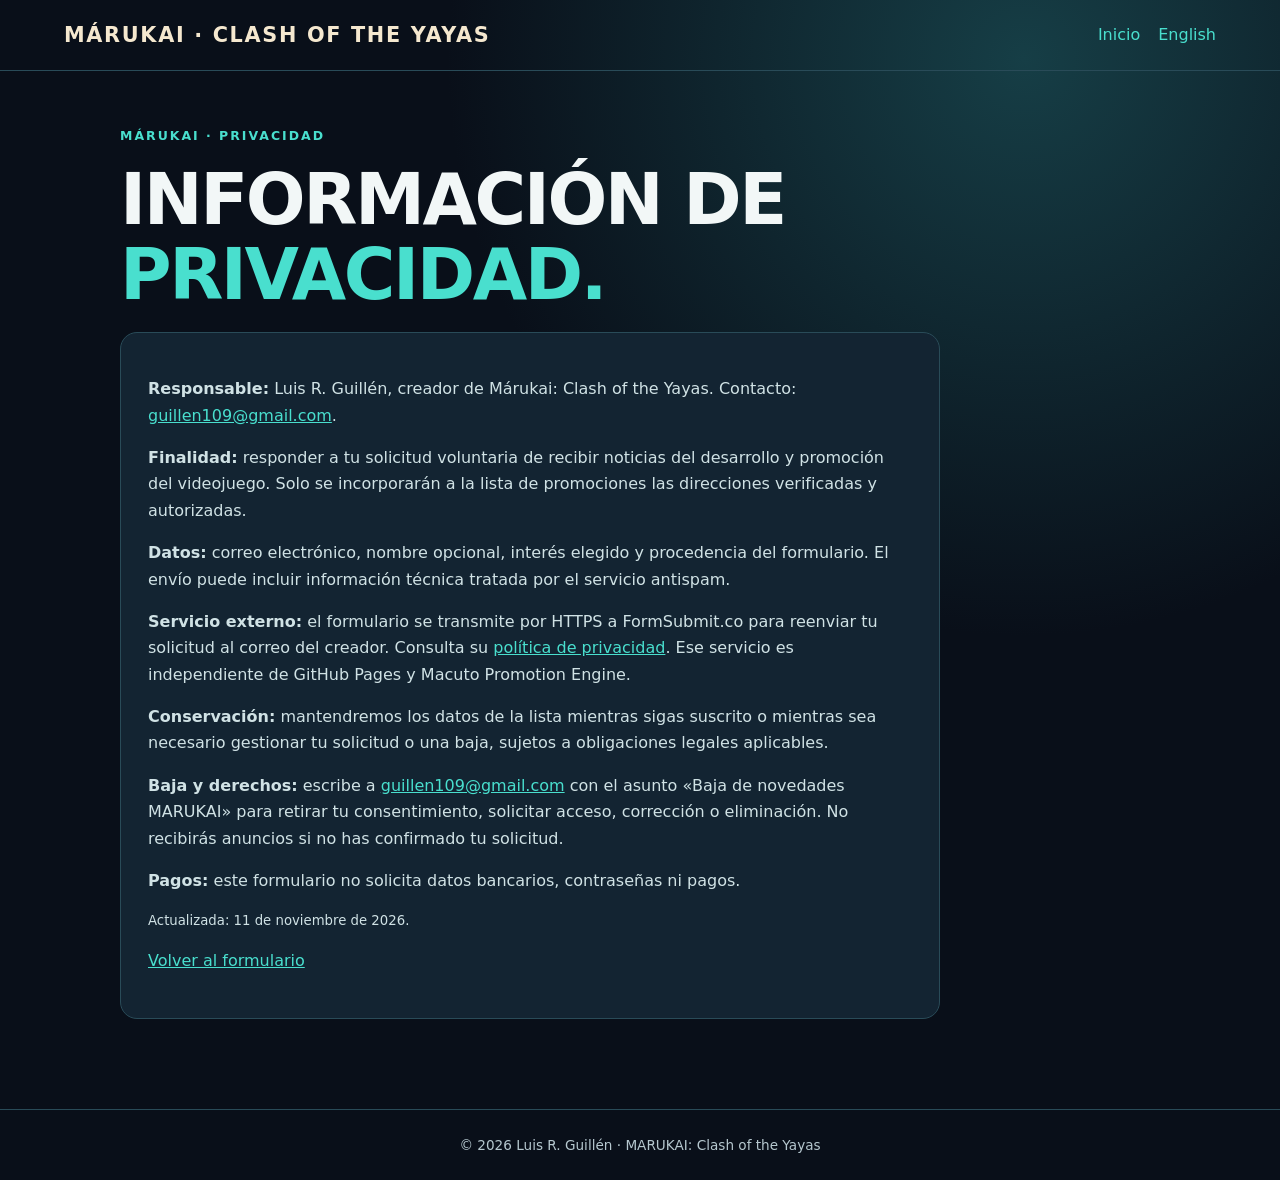
<file: privacidad.html>
<!doctype html>
<html lang="es"><head><meta charset="utf-8"><meta name="viewport" content="width=device-width,initial-scale=1"><meta name="theme-color" content="#090f19"><meta name="description" content="Información de privacidad de la solicitud de noticias de Márukai."><title>Privacidad | Márukai</title><link rel="icon" type="image/svg+xml" href="favicon.svg">
<style>
:root{color-scheme:dark;--bg:#090f19;--surface:#132432;--teal:#49dfce;--cream:#f5e8cf;--muted:#b6c8cf;--stroke:#294b58}
*{box-sizing:border-box}html{scroll-behavior:smooth}body{margin:0;font-family:system-ui,Segoe UI,sans-serif;background:radial-gradient(circle at 80% 5%,#163e46,transparent 38%),var(--bg);color:#f2f7f7;line-height:1.65}
header{display:flex;align-items:center;justify-content:space-between;gap:16px;padding:18px clamp(20px,5vw,68px);border-bottom:1px solid var(--stroke)}
header a,.links a{color:var(--teal);text-decoration:none}header strong{font-size:1.3rem;letter-spacing:.08em;color:var(--cream)}header nav{display:flex;gap:18px;flex-wrap:wrap}
main{max-width:1080px;margin:0 auto;padding:55px 20px 90px}
.grid{display:grid;grid-template-columns:1.05fr 1fr;gap:36px;align-items:start}
h1{font-size:clamp(2.4rem,6vw,4.4rem);line-height:1.06;letter-spacing:-.035em;margin:16px 0 20px}h1 em{font-style:normal;color:var(--teal)}
h2{font-size:1.4rem;margin:0 0 15px}.eyebrow{font-size:.78rem;letter-spacing:.16em;font-weight:700;color:var(--teal)}.lede{font-size:1.15rem;color:#d5e6e6}
.facts{display:flex;gap:12px;flex-wrap:wrap;margin-top:25px}.facts span{border:1px solid var(--stroke);border-radius:22px;padding:6px 12px;color:var(--cream);font-size:.85rem}
.card{background:linear-gradient(130deg,#182d3b,#10202d);border:1px solid #36636e;border-radius:22px;padding:clamp(20px,4vw,36px);box-shadow:0 22px 80px #0005}
label{display:block;font-size:.94rem;font-weight:600;margin:18px 0 6px}
input:not([type=checkbox]),select{display:block;width:100%;background:#0b1924;color:#f1ffff;border:1px solid #4a6c78;border-radius:11px;padding:13px;font:inherit}
input:focus,select:focus{outline:2px solid var(--teal);outline-offset:2px}
.check{display:flex;gap:11px;align-items:flex-start;line-height:1.5;color:#d0e1e4;font-weight:400;font-size:.88rem}.check input{margin-top:5px;accent-color:#49dfce;min-width:18px;min-height:18px}
button,.btn{background:var(--teal);border:0;border-radius:10px;color:#08212a;font-weight:800;padding:14px 20px;font-size:1rem;cursor:pointer;display:inline-block;text-decoration:none}.card button{width:100%;margin-top:23px}.note{font-size:.83rem;color:var(--muted)}.policy{max-width:820px;background:var(--surface);padding:27px;border:1px solid var(--stroke);border-radius:17px}
.policy p{color:#d0e2e5}.policy li{margin-bottom:8px}footer{border-top:1px solid var(--stroke);padding:24px 6%;color:var(--muted);text-align:center;font-size:.85rem}
.links a{margin-right:18px}a{color:var(--teal)}
@media(max-width:780px){.grid{grid-template-columns:1fr}main{padding-top:33px}header{flex-direction:column;align-items:flex-start}header nav{gap:12px}}
</style></head>
<body><header><a href="./"><strong>MÁRUKAI · CLASH OF THE YAYAS</strong></a><nav><a href="./">Inicio</a><a href="subscribe.html" lang="en">English</a></nav></header><main><div class="eyebrow">MÁRUKAI · PRIVACIDAD</div><h1>INFORMACIÓN DE <em>PRIVACIDAD.</em></h1><div class="policy"><p><b>Responsable:</b> Luis R. Guillén, creador de Márukai: Clash of the Yayas. Contacto: <a href="mailto:guillen109@gmail.com">guillen109@gmail.com</a>.</p><p><b>Finalidad:</b> responder a tu solicitud voluntaria de recibir noticias del desarrollo y promoción del videojuego. Solo se incorporarán a la lista de promociones las direcciones verificadas y autorizadas.</p><p><b>Datos:</b> correo electrónico, nombre opcional, interés elegido y procedencia del formulario. El envío puede incluir información técnica tratada por el servicio antispam.</p><p><b>Servicio externo:</b> el formulario se transmite por HTTPS a FormSubmit.co para reenviar tu solicitud al correo del creador. Consulta su <a href="https://formsubmit.co/privacy.pdf" target="_blank" rel="noopener noreferrer">política de privacidad</a>. Ese servicio es independiente de GitHub Pages y Macuto Promotion Engine.</p><p><b>Conservación:</b> mantendremos los datos de la lista mientras sigas suscrito o mientras sea necesario gestionar tu solicitud o una baja, sujetos a obligaciones legales aplicables.</p><p><b>Baja y derechos:</b> escribe a <a href="mailto:guillen109@gmail.com?subject=Baja%20de%20novedades%20MARUKAI">guillen109@gmail.com</a> con el asunto «Baja de novedades MARUKAI» para retirar tu consentimiento, solicitar acceso, corrección o eliminación. No recibirás anuncios si no has confirmado tu solicitud.</p><p><b>Pagos:</b> este formulario no solicita datos bancarios, contraseñas ni pagos.</p><p class="note">Actualizada: 11 de noviembre de 2026.</p><p><a href="suscribirse.html">Volver al formulario</a></p></div></main><footer>© 2026 Luis R. Guillén · MARUKAI: Clash of the Yayas</footer></body></html>
</file>
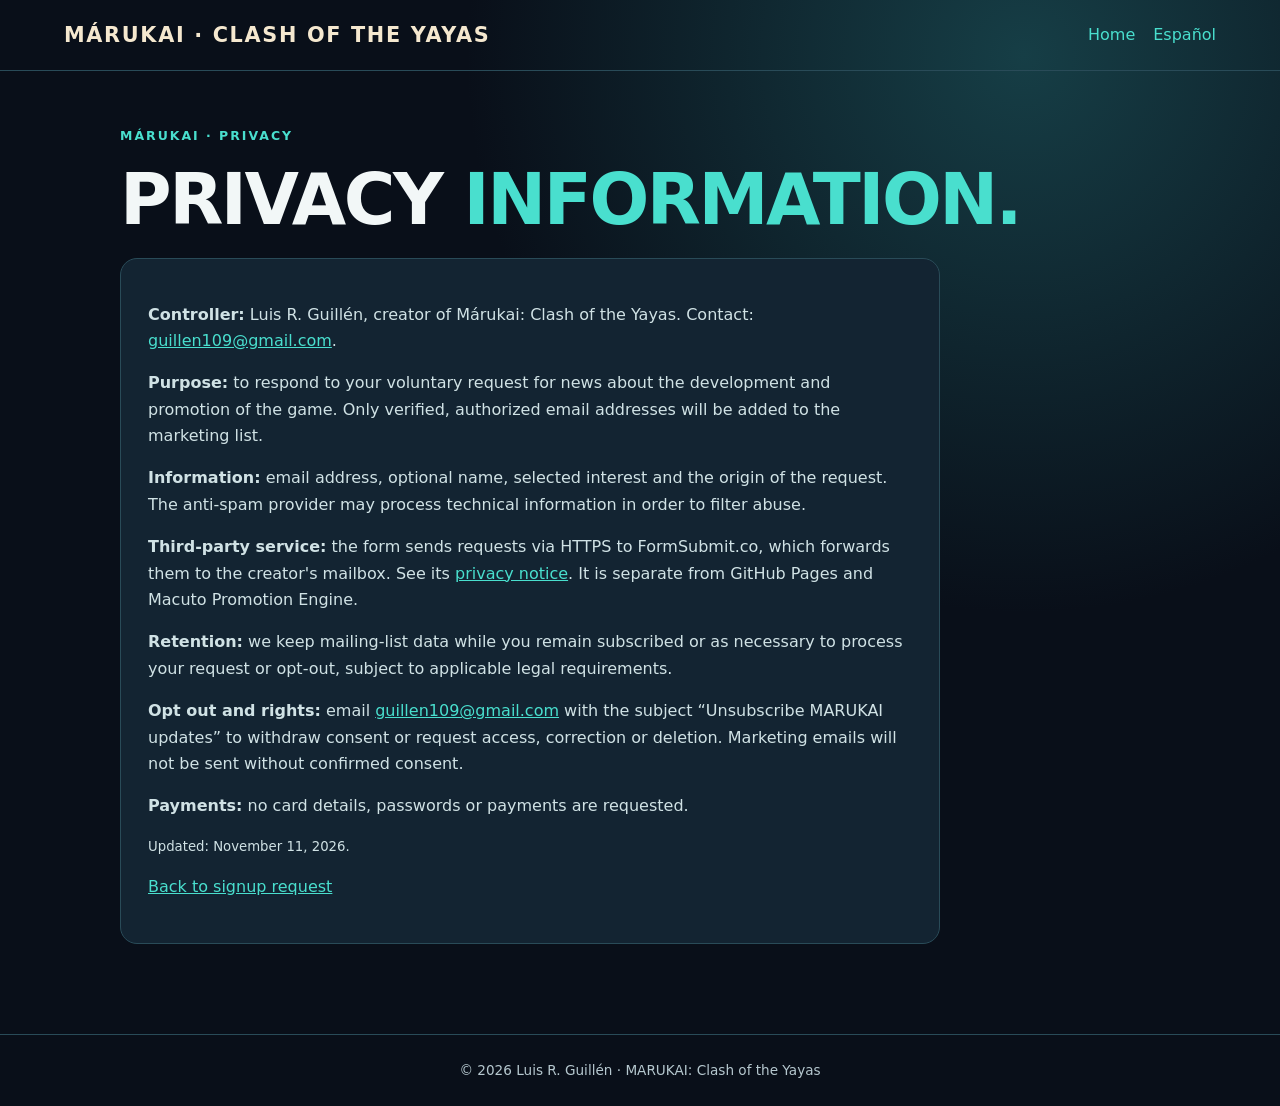
<file: privacy.html>
<!doctype html>
<html lang="en"><head><meta charset="utf-8"><meta name="viewport" content="width=device-width,initial-scale=1"><meta name="theme-color" content="#090f19"><meta name="description" content="Privacy information for the Márukai email update request."><title>Privacy | Márukai</title><link rel="icon" type="image/svg+xml" href="favicon.svg">
<style>
:root{color-scheme:dark;--bg:#090f19;--surface:#132432;--teal:#49dfce;--cream:#f5e8cf;--muted:#b6c8cf;--stroke:#294b58}
*{box-sizing:border-box}html{scroll-behavior:smooth}body{margin:0;font-family:system-ui,Segoe UI,sans-serif;background:radial-gradient(circle at 80% 5%,#163e46,transparent 38%),var(--bg);color:#f2f7f7;line-height:1.65}
header{display:flex;align-items:center;justify-content:space-between;gap:16px;padding:18px clamp(20px,5vw,68px);border-bottom:1px solid var(--stroke)}
header a,.links a{color:var(--teal);text-decoration:none}header strong{font-size:1.3rem;letter-spacing:.08em;color:var(--cream)}header nav{display:flex;gap:18px;flex-wrap:wrap}
main{max-width:1080px;margin:0 auto;padding:55px 20px 90px}
.grid{display:grid;grid-template-columns:1.05fr 1fr;gap:36px;align-items:start}
h1{font-size:clamp(2.4rem,6vw,4.4rem);line-height:1.06;letter-spacing:-.035em;margin:16px 0 20px}h1 em{font-style:normal;color:var(--teal)}
h2{font-size:1.4rem;margin:0 0 15px}.eyebrow{font-size:.78rem;letter-spacing:.16em;font-weight:700;color:var(--teal)}.lede{font-size:1.15rem;color:#d5e6e6}
.facts{display:flex;gap:12px;flex-wrap:wrap;margin-top:25px}.facts span{border:1px solid var(--stroke);border-radius:22px;padding:6px 12px;color:var(--cream);font-size:.85rem}
.card{background:linear-gradient(130deg,#182d3b,#10202d);border:1px solid #36636e;border-radius:22px;padding:clamp(20px,4vw,36px);box-shadow:0 22px 80px #0005}
label{display:block;font-size:.94rem;font-weight:600;margin:18px 0 6px}
input:not([type=checkbox]),select{display:block;width:100%;background:#0b1924;color:#f1ffff;border:1px solid #4a6c78;border-radius:11px;padding:13px;font:inherit}
input:focus,select:focus{outline:2px solid var(--teal);outline-offset:2px}
.check{display:flex;gap:11px;align-items:flex-start;line-height:1.5;color:#d0e1e4;font-weight:400;font-size:.88rem}.check input{margin-top:5px;accent-color:#49dfce;min-width:18px;min-height:18px}
button,.btn{background:var(--teal);border:0;border-radius:10px;color:#08212a;font-weight:800;padding:14px 20px;font-size:1rem;cursor:pointer;display:inline-block;text-decoration:none}.card button{width:100%;margin-top:23px}.note{font-size:.83rem;color:var(--muted)}.policy{max-width:820px;background:var(--surface);padding:27px;border:1px solid var(--stroke);border-radius:17px}
.policy p{color:#d0e2e5}.policy li{margin-bottom:8px}footer{border-top:1px solid var(--stroke);padding:24px 6%;color:var(--muted);text-align:center;font-size:.85rem}
.links a{margin-right:18px}a{color:var(--teal)}
@media(max-width:780px){.grid{grid-template-columns:1fr}main{padding-top:33px}header{flex-direction:column;align-items:flex-start}header nav{gap:12px}}
</style></head>
<body><header><a href="en.html"><strong>MÁRUKAI · CLASH OF THE YAYAS</strong></a><nav><a href="en.html">Home</a><a href="suscribirse.html" lang="es">Español</a></nav></header><main><div class="eyebrow">MÁRUKAI · PRIVACY</div><h1>PRIVACY <em>INFORMATION.</em></h1><div class="policy"><p><b>Controller:</b> Luis R. Guillén, creator of Márukai: Clash of the Yayas. Contact: <a href="mailto:guillen109@gmail.com">guillen109@gmail.com</a>.</p><p><b>Purpose:</b> to respond to your voluntary request for news about the development and promotion of the game. Only verified, authorized email addresses will be added to the marketing list.</p><p><b>Information:</b> email address, optional name, selected interest and the origin of the request. The anti-spam provider may process technical information in order to filter abuse.</p><p><b>Third-party service:</b> the form sends requests via HTTPS to FormSubmit.co, which forwards them to the creator's mailbox. See its <a href="https://formsubmit.co/privacy.pdf" target="_blank" rel="noopener noreferrer">privacy notice</a>. It is separate from GitHub Pages and Macuto Promotion Engine.</p><p><b>Retention:</b> we keep mailing-list data while you remain subscribed or as necessary to process your request or opt-out, subject to applicable legal requirements.</p><p><b>Opt out and rights:</b> email <a href="mailto:guillen109@gmail.com?subject=Unsubscribe%20MARUKAI%20updates">guillen109@gmail.com</a> with the subject “Unsubscribe MARUKAI updates” to withdraw consent or request access, correction or deletion. Marketing emails will not be sent without confirmed consent.</p><p><b>Payments:</b> no card details, passwords or payments are requested.</p><p class="note">Updated: November 11, 2026.</p><p><a href="subscribe.html">Back to signup request</a></p></div></main><footer>© 2026 Luis R. Guillén · MARUKAI: Clash of the Yayas</footer></body></html>
</file>
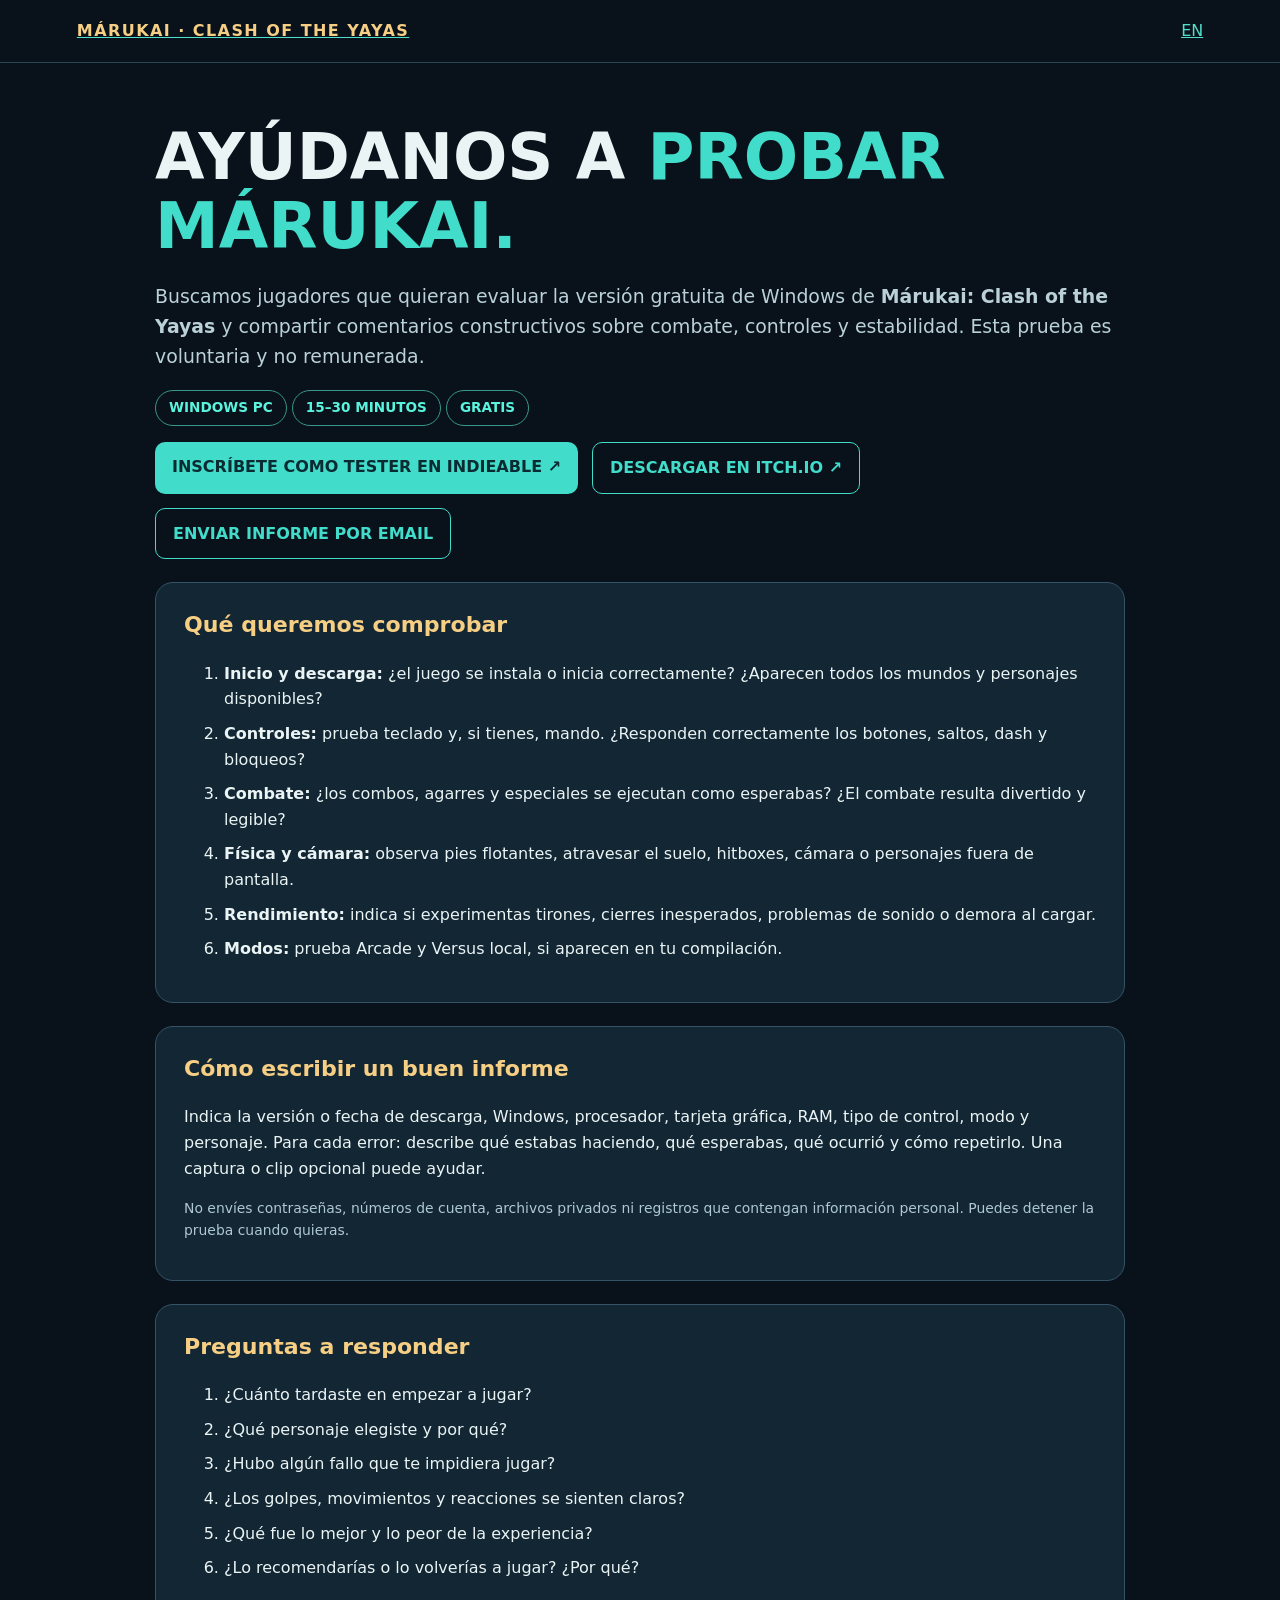
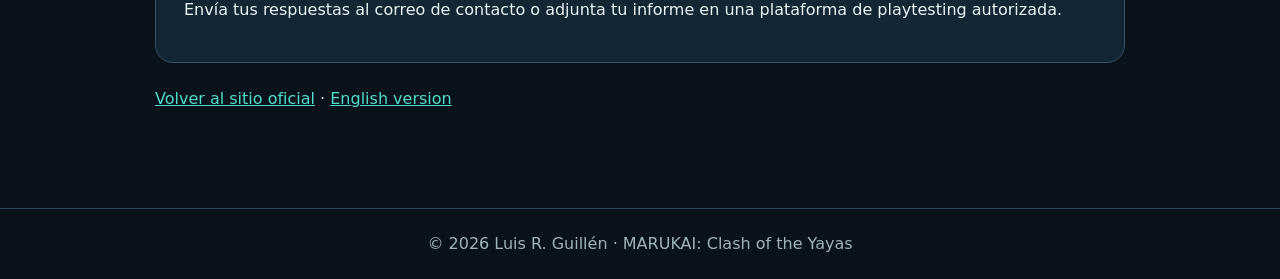
<file: pruebas.html>
<!doctype html><html lang="es"><head><meta charset="utf-8"><meta name="viewport" content="width=device-width,initial-scale=1"><meta name="description" content="Márukai: Clash of the Yayas Windows game playtesting and feedback."><title>Prueba Márukai | Clash of the Yayas</title><link rel="icon" href="favicon.svg" type="image/svg+xml"><style>body{margin:0;font:16px/1.6 system-ui,'Segoe UI',sans-serif;background:#09111b;color:#ebf4f5}header{padding:18px 6%;display:flex;justify-content:space-between;gap:18px;align-items:center;border-bottom:1px solid #284553}header strong{color:#f7cf84;letter-spacing:.09em}a{color:#50dfcb}main{max-width:970px;margin:auto;padding:40px 22px 80px}h1{font-size:clamp(2.5rem,5vw,4rem);line-height:1.08;margin:20px 0}h1 span{color:#42dcca}.subtitle{font-size:1.18rem;color:#bad1d8}.panel{background:#122633;border:1px solid #345466;padding:24px 28px;border-radius:18px;margin:23px 0}h2{margin-top:0;color:#f7cf84;font-size:1.38rem}li{margin:9px 0}.actions{display:flex;gap:14px;flex-wrap:wrap}.button{background:#42dcca;color:#092b31;text-decoration:none;font-weight:800;border-radius:10px;padding:12px 17px;display:inline-block}.button.secondary{background:transparent;color:#42dcca;border:1px solid #42dcca}.badge{display:inline-block;border:1px solid #399789;color:#5af3dd;border-radius:30px;padding:6px 13px;font-size:.85rem;font-weight:800}.small{font-size:.87rem;color:#afc9d2}footer{padding:22px;border-top:1px solid #284553;text-align:center;color:#9fb3bd}</style></head><body><header><a href="./"><strong>MÁRUKAI · CLASH OF THE YAYAS</strong></a><a href="playtest.html">EN</a></header><main><h1>AYÚDANOS A <span>PROBAR MÁRUKAI.</span></h1><p class="subtitle">Buscamos jugadores que quieran evaluar la versión gratuita de Windows de <strong>Márukai: Clash of the Yayas</strong> y compartir comentarios constructivos sobre combate, controles y estabilidad. Esta prueba es voluntaria y no remunerada.</p><p><span class="badge">WINDOWS PC</span> <span class="badge">15–30 MINUTOS</span> <span class="badge">GRATIS</span></p><div class="actions"><a class="button" href="https://www.indieable.com/g/marukai-clash-of-the-yayas" target="_blank" rel="noopener noreferrer">INSCRÍBETE COMO TESTER EN INDIEABLE ↗</a><a class="button secondary" href="https://guillen109gmailcom.itch.io/marukai-clash-of-the-yayas" target="_blank" rel="noopener noreferrer">DESCARGAR EN ITCH.IO ↗</a><a class="button secondary" href="mailto:guillen109@gmail.com?subject=MARUKAI%20%E2%80%94%20Informe%20de%20prueba">ENVIAR INFORME POR EMAIL</a></div>
<div class="panel"><h2>Qué queremos comprobar</h2><ol><li><strong>Inicio y descarga:</strong> ¿el juego se instala o inicia correctamente? ¿Aparecen todos los mundos y personajes disponibles?</li><li><strong>Controles:</strong> prueba teclado y, si tienes, mando. ¿Responden correctamente los botones, saltos, dash y bloqueos?</li><li><strong>Combate:</strong> ¿los combos, agarres y especiales se ejecutan como esperabas? ¿El combate resulta divertido y legible?</li><li><strong>Física y cámara:</strong> observa pies flotantes, atravesar el suelo, hitboxes, cámara o personajes fuera de pantalla.</li><li><strong>Rendimiento:</strong> indica si experimentas tirones, cierres inesperados, problemas de sonido o demora al cargar.</li><li><strong>Modos:</strong> prueba Arcade y Versus local, si aparecen en tu compilación.</li></ol></div>
<div class="panel"><h2>Cómo escribir un buen informe</h2><p>Indica la versión o fecha de descarga, Windows, procesador, tarjeta gráfica, RAM, tipo de control, modo y personaje. Para cada error: describe qué estabas haciendo, qué esperabas, qué ocurrió y cómo repetirlo. Una captura o clip opcional puede ayudar.</p><p class="small">No envíes contraseñas, números de cuenta, archivos privados ni registros que contengan información personal. Puedes detener la prueba cuando quieras.</p></div>
<div class="panel"><h2>Preguntas a responder</h2><ol><li>¿Cuánto tardaste en empezar a jugar?</li><li>¿Qué personaje elegiste y por qué?</li><li>¿Hubo algún fallo que te impidiera jugar?</li><li>¿Los golpes, movimientos y reacciones se sienten claros?</li><li>¿Qué fue lo mejor y lo peor de la experiencia?</li><li>¿Lo recomendarías o lo volverías a jugar? ¿Por qué?</li></ol><p>Envía tus respuestas al correo de contacto o adjunta tu informe en una plataforma de playtesting autorizada.</p></div><p><a href="./">Volver al sitio oficial</a> · <a href="playtest.html">English version</a></p></main><footer>© 2026 Luis R. Guillén · MARUKAI: Clash of the Yayas</footer></body></html>
</file>
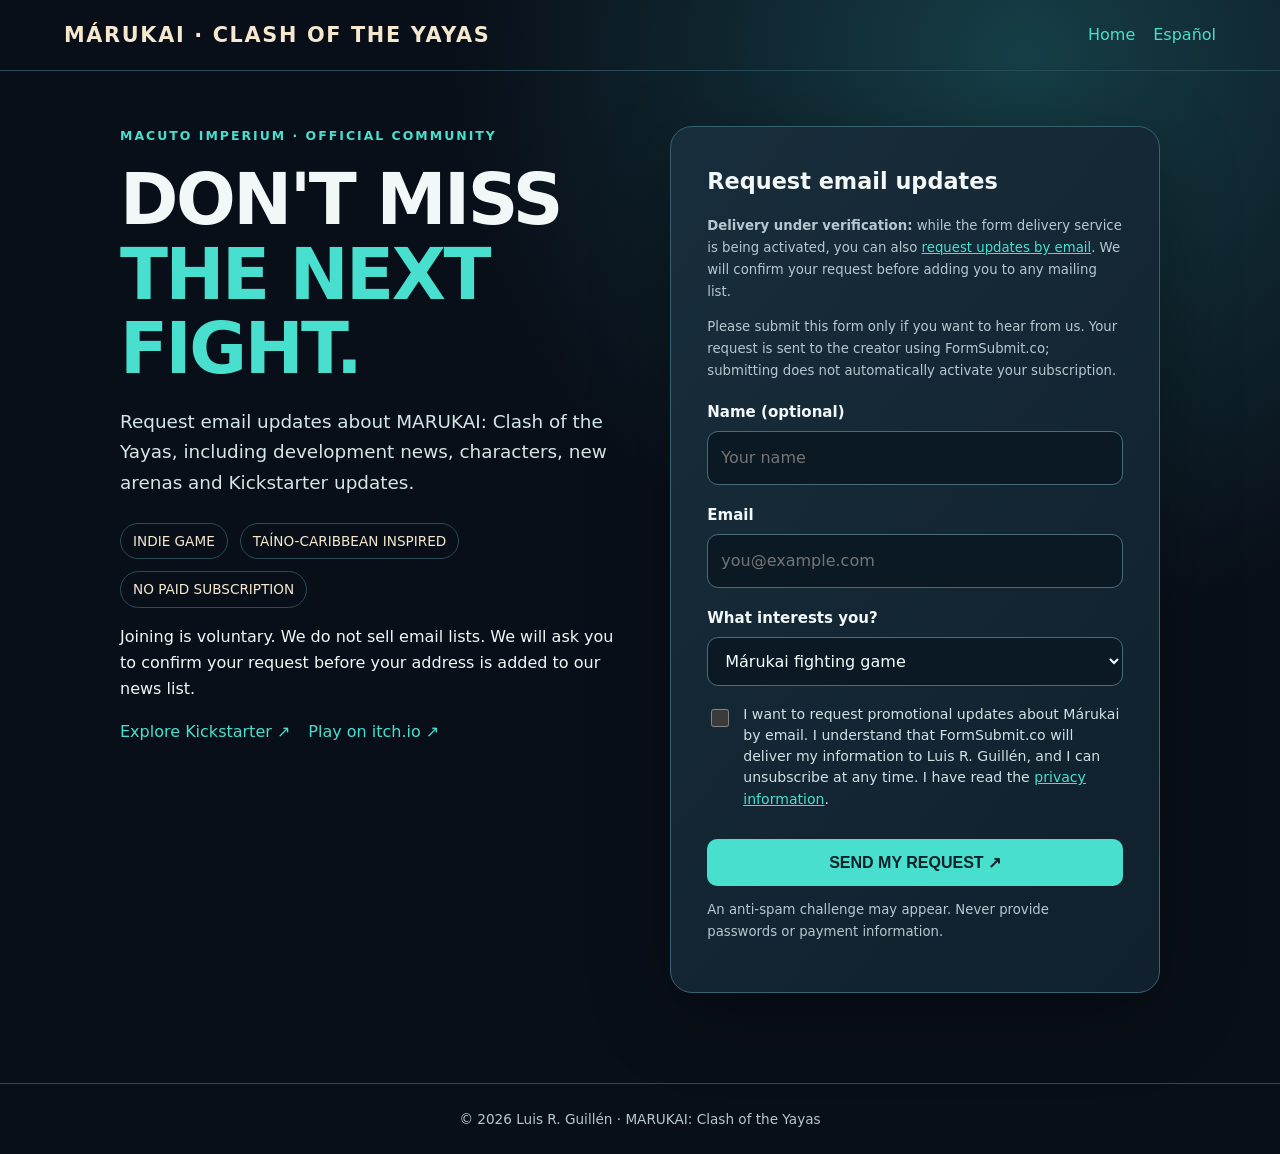
<file: subscribe.html>
<!doctype html>
<html lang="en"><head><meta charset="utf-8"><meta name="viewport" content="width=device-width,initial-scale=1"><meta name="theme-color" content="#090f19"><meta name="description" content="Request voluntary news about Márukai's development and Kickstarter campaign."><title>Email updates | Márukai</title><link rel="icon" type="image/svg+xml" href="favicon.svg">
<style>
:root{color-scheme:dark;--bg:#090f19;--surface:#132432;--teal:#49dfce;--cream:#f5e8cf;--muted:#b6c8cf;--stroke:#294b58}
*{box-sizing:border-box}html{scroll-behavior:smooth}body{margin:0;font-family:system-ui,Segoe UI,sans-serif;background:radial-gradient(circle at 80% 5%,#163e46,transparent 38%),var(--bg);color:#f2f7f7;line-height:1.65}
header{display:flex;align-items:center;justify-content:space-between;gap:16px;padding:18px clamp(20px,5vw,68px);border-bottom:1px solid var(--stroke)}
header a,.links a{color:var(--teal);text-decoration:none}header strong{font-size:1.3rem;letter-spacing:.08em;color:var(--cream)}header nav{display:flex;gap:18px;flex-wrap:wrap}
main{max-width:1080px;margin:0 auto;padding:55px 20px 90px}
.grid{display:grid;grid-template-columns:1.05fr 1fr;gap:36px;align-items:start}
h1{font-size:clamp(2.4rem,6vw,4.4rem);line-height:1.06;letter-spacing:-.035em;margin:16px 0 20px}h1 em{font-style:normal;color:var(--teal)}
h2{font-size:1.4rem;margin:0 0 15px}.eyebrow{font-size:.78rem;letter-spacing:.16em;font-weight:700;color:var(--teal)}.lede{font-size:1.15rem;color:#d5e6e6}
.facts{display:flex;gap:12px;flex-wrap:wrap;margin-top:25px}.facts span{border:1px solid var(--stroke);border-radius:22px;padding:6px 12px;color:var(--cream);font-size:.85rem}
.card{background:linear-gradient(130deg,#182d3b,#10202d);border:1px solid #36636e;border-radius:22px;padding:clamp(20px,4vw,36px);box-shadow:0 22px 80px #0005}
label{display:block;font-size:.94rem;font-weight:600;margin:18px 0 6px}
input:not([type=checkbox]),select{display:block;width:100%;background:#0b1924;color:#f1ffff;border:1px solid #4a6c78;border-radius:11px;padding:13px;font:inherit}
input:focus,select:focus{outline:2px solid var(--teal);outline-offset:2px}
.check{display:flex;gap:11px;align-items:flex-start;line-height:1.5;color:#d0e1e4;font-weight:400;font-size:.88rem}.check input{margin-top:5px;accent-color:#49dfce;min-width:18px;min-height:18px}
button,.btn{background:var(--teal);border:0;border-radius:10px;color:#08212a;font-weight:800;padding:14px 20px;font-size:1rem;cursor:pointer;display:inline-block;text-decoration:none}.card button{width:100%;margin-top:23px}.note{font-size:.83rem;color:var(--muted)}.policy{max-width:820px;background:var(--surface);padding:27px;border:1px solid var(--stroke);border-radius:17px}
.policy p{color:#d0e2e5}.policy li{margin-bottom:8px}footer{border-top:1px solid var(--stroke);padding:24px 6%;color:var(--muted);text-align:center;font-size:.85rem}
.links a{margin-right:18px}a{color:var(--teal)}
@media(max-width:780px){.grid{grid-template-columns:1fr}main{padding-top:33px}header{flex-direction:column;align-items:flex-start}header nav{gap:12px}}
</style></head>
<body><header><a href="en.html"><strong>MÁRUKAI · CLASH OF THE YAYAS</strong></a><nav><a href="en.html">Home</a><a href="suscribirse.html" lang="es">Español</a></nav></header><main><div class="grid"><section><div class="eyebrow">MACUTO IMPERIUM · OFFICIAL COMMUNITY</div><h1>DON'T MISS <em>THE NEXT FIGHT.</em></h1><p class="lede">Request email updates about MARUKAI: Clash of the Yayas, including development news, characters, new arenas and Kickstarter updates.</p><div class="facts"><span>INDIE GAME</span><span>TAÍNO-CARIBBEAN INSPIRED</span><span>NO PAID SUBSCRIPTION</span></div><p>Joining is voluntary. We do not sell email lists. We will ask you to confirm your request before your address is added to our news list.</p><p class="links"><a href="https://www.kickstarter.com/projects/guillen109/marukai-clash-of-the-yayas-3d-fighting-game/" target="_blank" rel="noopener noreferrer">Explore Kickstarter ↗</a><a href="https://guillen109gmailcom.itch.io/marukai-clash-of-the-yayas" target="_blank" rel="noopener noreferrer">Play on itch.io ↗</a></p></section>
<section class="card" aria-labelledby="form-heading"><h2 id="form-heading">Request email updates</h2><p class="note"><strong>Delivery under verification:</strong> while the form delivery service is being activated, you can also <a href="mailto:guillen109@gmail.com?subject=MARUKAI%20updates%20request">request updates by email</a>. We will confirm your request before adding you to any mailing list.</p><p class="note">Please submit this form only if you want to hear from us. Your request is sent to the creator using FormSubmit.co; submitting does not automatically activate your subscription.</p>
<form method="post" action="https://formsubmit.co/guillen109@gmail.com">
<input type="hidden" name="_subject" value="MARUKAI | Newsletter request (EN)">
<input type="hidden" name="_next" value="https://guillen109.github.io/marukai-campaign/thanks.html">
<input type="hidden" name="_template" value="table">
<input type="hidden" name="source" value="marukai-campaign-github-pages-en">
<input type="hidden" name="request" value="Voluntary update request; pending email ownership confirmation">
<input type="text" name="_honey" tabindex="-1" autocomplete="off" aria-hidden="true" style="position:absolute;left:-100vw;width:1px;height:1px">
<label for="sub-name">Name (optional)</label><input id="sub-name" name="name" maxlength="80" autocomplete="name" placeholder="Your name">
<label for="sub-email">Email</label><input id="sub-email" name="email" type="email" required maxlength="254" autocomplete="email" placeholder="you@example.com">
<label for="sub-interest">What interests you?</label><select id="sub-interest" name="interest"><option value="videojuegos">Márukai fighting game</option><option value="cultura-taina">Taíno-Caribbean inspired worlds</option><option value="general">All Márukai updates</option></select>
<label class="check"><input type="checkbox" name="consent" value="yes" required><span>I want to request promotional updates about Márukai by email. I understand that FormSubmit.co will deliver my information to Luis R. Guillén, and I can unsubscribe at any time. I have read the <a href="privacy.html">privacy information</a>.</span></label>
<button type="submit">SEND MY REQUEST ↗</button>
<p class="note">An anti-spam challenge may appear. Never provide passwords or payment information.</p></form></section></div></main><footer>© 2026 Luis R. Guillén · MARUKAI: Clash of the Yayas</footer></body></html>
</file>
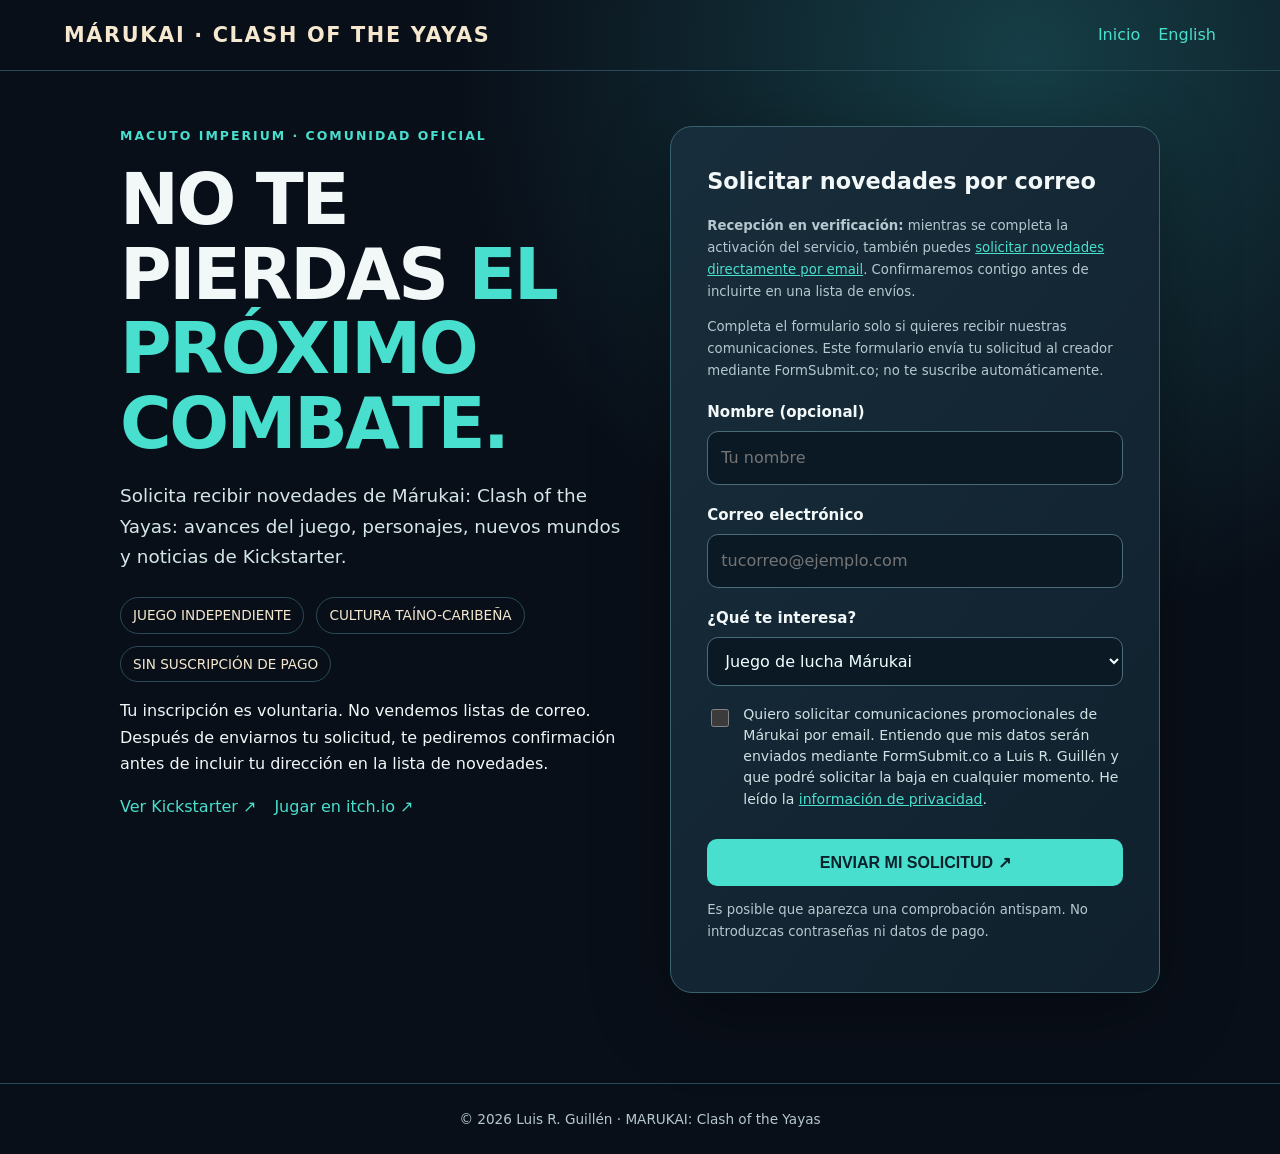
<file: suscribirse.html>
<!doctype html>
<html lang="es"><head><meta charset="utf-8"><meta name="viewport" content="width=device-width,initial-scale=1"><meta name="theme-color" content="#090f19"><meta name="description" content="Solicita noticias de desarrollo y Kickstarter de Márukai. Registro voluntario."><title>Novedades por correo | Márukai</title><link rel="icon" type="image/svg+xml" href="favicon.svg">
<style>
:root{color-scheme:dark;--bg:#090f19;--surface:#132432;--teal:#49dfce;--cream:#f5e8cf;--muted:#b6c8cf;--stroke:#294b58}
*{box-sizing:border-box}html{scroll-behavior:smooth}body{margin:0;font-family:system-ui,Segoe UI,sans-serif;background:radial-gradient(circle at 80% 5%,#163e46,transparent 38%),var(--bg);color:#f2f7f7;line-height:1.65}
header{display:flex;align-items:center;justify-content:space-between;gap:16px;padding:18px clamp(20px,5vw,68px);border-bottom:1px solid var(--stroke)}
header a,.links a{color:var(--teal);text-decoration:none}header strong{font-size:1.3rem;letter-spacing:.08em;color:var(--cream)}header nav{display:flex;gap:18px;flex-wrap:wrap}
main{max-width:1080px;margin:0 auto;padding:55px 20px 90px}
.grid{display:grid;grid-template-columns:1.05fr 1fr;gap:36px;align-items:start}
h1{font-size:clamp(2.4rem,6vw,4.4rem);line-height:1.06;letter-spacing:-.035em;margin:16px 0 20px}h1 em{font-style:normal;color:var(--teal)}
h2{font-size:1.4rem;margin:0 0 15px}.eyebrow{font-size:.78rem;letter-spacing:.16em;font-weight:700;color:var(--teal)}.lede{font-size:1.15rem;color:#d5e6e6}
.facts{display:flex;gap:12px;flex-wrap:wrap;margin-top:25px}.facts span{border:1px solid var(--stroke);border-radius:22px;padding:6px 12px;color:var(--cream);font-size:.85rem}
.card{background:linear-gradient(130deg,#182d3b,#10202d);border:1px solid #36636e;border-radius:22px;padding:clamp(20px,4vw,36px);box-shadow:0 22px 80px #0005}
label{display:block;font-size:.94rem;font-weight:600;margin:18px 0 6px}
input:not([type=checkbox]),select{display:block;width:100%;background:#0b1924;color:#f1ffff;border:1px solid #4a6c78;border-radius:11px;padding:13px;font:inherit}
input:focus,select:focus{outline:2px solid var(--teal);outline-offset:2px}
.check{display:flex;gap:11px;align-items:flex-start;line-height:1.5;color:#d0e1e4;font-weight:400;font-size:.88rem}.check input{margin-top:5px;accent-color:#49dfce;min-width:18px;min-height:18px}
button,.btn{background:var(--teal);border:0;border-radius:10px;color:#08212a;font-weight:800;padding:14px 20px;font-size:1rem;cursor:pointer;display:inline-block;text-decoration:none}.card button{width:100%;margin-top:23px}.note{font-size:.83rem;color:var(--muted)}.policy{max-width:820px;background:var(--surface);padding:27px;border:1px solid var(--stroke);border-radius:17px}
.policy p{color:#d0e2e5}.policy li{margin-bottom:8px}footer{border-top:1px solid var(--stroke);padding:24px 6%;color:var(--muted);text-align:center;font-size:.85rem}
.links a{margin-right:18px}a{color:var(--teal)}
@media(max-width:780px){.grid{grid-template-columns:1fr}main{padding-top:33px}header{flex-direction:column;align-items:flex-start}header nav{gap:12px}}
</style></head>
<body><header><a href="./"><strong>MÁRUKAI · CLASH OF THE YAYAS</strong></a><nav><a href="./">Inicio</a><a href="subscribe.html" lang="en">English</a></nav></header><main><div class="grid"><section><div class="eyebrow">MACUTO IMPERIUM · COMUNIDAD OFICIAL</div><h1>NO TE PIERDAS <em>EL PRÓXIMO COMBATE.</em></h1><p class="lede">Solicita recibir novedades de Márukai: Clash of the Yayas: avances del juego, personajes, nuevos mundos y noticias de Kickstarter.</p><div class="facts"><span>JUEGO INDEPENDIENTE</span><span>CULTURA TAÍNO-CARIBEÑA</span><span>SIN SUSCRIPCIÓN DE PAGO</span></div><p>Tu inscripción es voluntaria. No vendemos listas de correo. Después de enviarnos tu solicitud, te pediremos confirmación antes de incluir tu dirección en la lista de novedades.</p><p class="links"><a href="https://www.kickstarter.com/projects/guillen109/marukai-clash-of-the-yayas-3d-fighting-game/" target="_blank" rel="noopener noreferrer">Ver Kickstarter ↗</a><a href="https://guillen109gmailcom.itch.io/marukai-clash-of-the-yayas" target="_blank" rel="noopener noreferrer">Jugar en itch.io ↗</a></p></section>
<section class="card" aria-labelledby="form-heading"><h2 id="form-heading">Solicitar novedades por correo</h2><p class="note"><strong>Recepción en verificación:</strong> mientras se completa la activación del servicio, también puedes <a href="mailto:guillen109@gmail.com?subject=Solicitud%20de%20novedades%20MARUKAI">solicitar novedades directamente por email</a>. Confirmaremos contigo antes de incluirte en una lista de envíos.</p><p class="note">Completa el formulario solo si quieres recibir nuestras comunicaciones. Este formulario envía tu solicitud al creador mediante FormSubmit.co; no te suscribe automáticamente.</p>
<form method="post" action="https://formsubmit.co/guillen109@gmail.com">
<input type="hidden" name="_subject" value="MARUKAI | Solicitud de boletín (ES)">
<input type="hidden" name="_next" value="https://guillen109.github.io/marukai-campaign/gracias.html">
<input type="hidden" name="_template" value="table">
<input type="hidden" name="source" value="marukai-campaign-github-pages-es">
<input type="hidden" name="request" value="Solicitud voluntaria de novedades; pendiente de confirmación de titular">
<input type="text" name="_honey" tabindex="-1" autocomplete="off" aria-hidden="true" style="position:absolute;left:-100vw;width:1px;height:1px">
<label for="sub-name">Nombre (opcional)</label><input id="sub-name" name="name" maxlength="80" autocomplete="name" placeholder="Tu nombre">
<label for="sub-email">Correo electrónico</label><input id="sub-email" name="email" type="email" required maxlength="254" autocomplete="email" placeholder="tucorreo@ejemplo.com">
<label for="sub-interest">¿Qué te interesa?</label><select id="sub-interest" name="interest"><option value="videojuegos">Juego de lucha Márukai</option><option value="cultura-taina">Mundos e inspiración taíno-caribeña</option><option value="general">Todas las noticias de Márukai</option></select>
<label class="check"><input type="checkbox" name="consent" value="yes" required><span>Quiero solicitar comunicaciones promocionales de Márukai por email. Entiendo que mis datos serán enviados mediante FormSubmit.co a Luis R. Guillén y que podré solicitar la baja en cualquier momento. He leído la <a href="privacidad.html">información de privacidad</a>.</span></label>
<button type="submit">ENVIAR MI SOLICITUD ↗</button>
<p class="note">Es posible que aparezca una comprobación antispam. No introduzcas contraseñas ni datos de pago.</p></form></section></div></main><footer>© 2026 Luis R. Guillén · MARUKAI: Clash of the Yayas</footer></body></html>
</file>
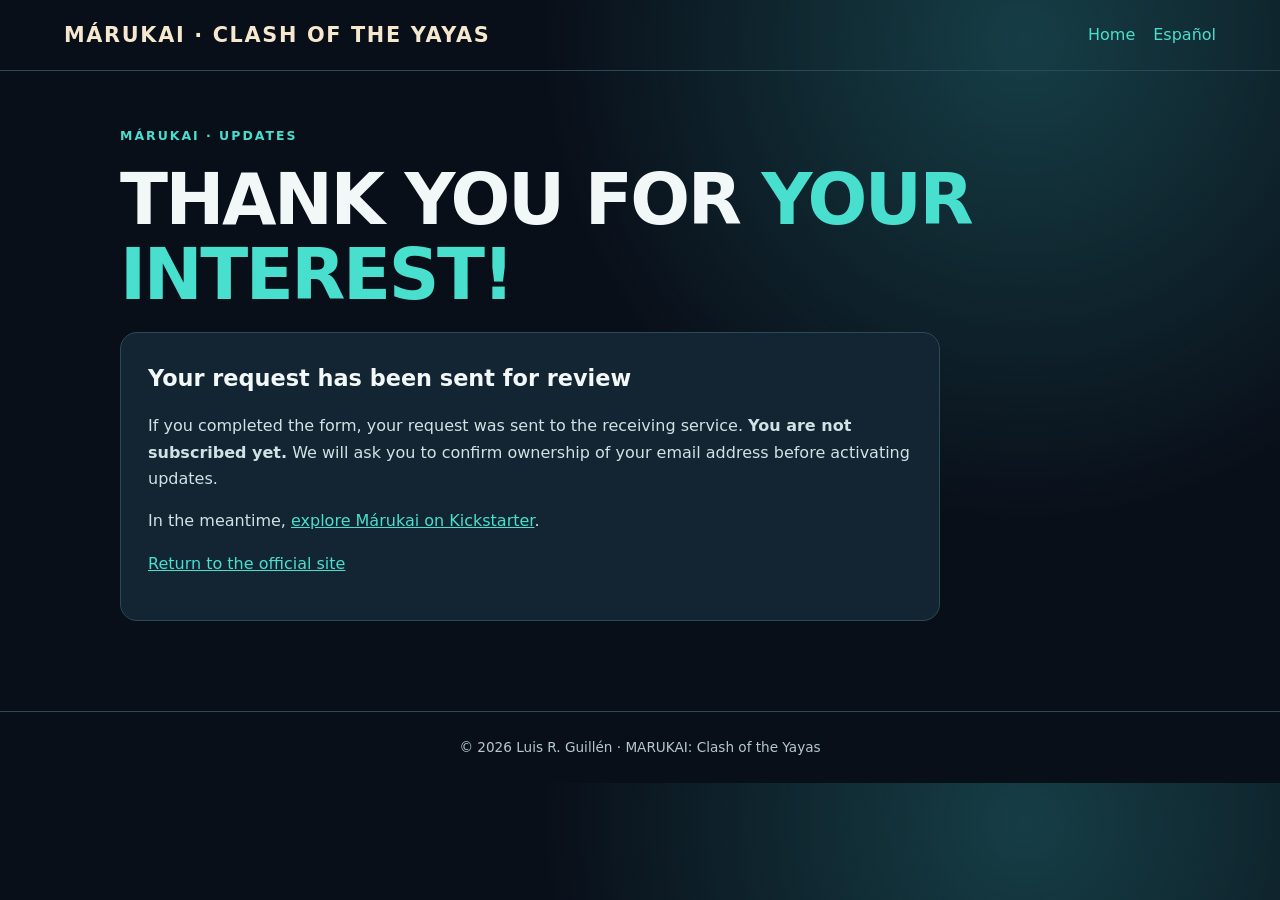
<file: thanks.html>
<!doctype html>
<html lang="en"><head><meta charset="utf-8"><meta name="viewport" content="width=device-width,initial-scale=1"><meta name="theme-color" content="#090f19"><meta name="description" content="Thank you for your interest in Márukai."><title>Request received | Márukai</title><link rel="icon" type="image/svg+xml" href="favicon.svg">
<style>
:root{color-scheme:dark;--bg:#090f19;--surface:#132432;--teal:#49dfce;--cream:#f5e8cf;--muted:#b6c8cf;--stroke:#294b58}
*{box-sizing:border-box}html{scroll-behavior:smooth}body{margin:0;font-family:system-ui,Segoe UI,sans-serif;background:radial-gradient(circle at 80% 5%,#163e46,transparent 38%),var(--bg);color:#f2f7f7;line-height:1.65}
header{display:flex;align-items:center;justify-content:space-between;gap:16px;padding:18px clamp(20px,5vw,68px);border-bottom:1px solid var(--stroke)}
header a,.links a{color:var(--teal);text-decoration:none}header strong{font-size:1.3rem;letter-spacing:.08em;color:var(--cream)}header nav{display:flex;gap:18px;flex-wrap:wrap}
main{max-width:1080px;margin:0 auto;padding:55px 20px 90px}
.grid{display:grid;grid-template-columns:1.05fr 1fr;gap:36px;align-items:start}
h1{font-size:clamp(2.4rem,6vw,4.4rem);line-height:1.06;letter-spacing:-.035em;margin:16px 0 20px}h1 em{font-style:normal;color:var(--teal)}
h2{font-size:1.4rem;margin:0 0 15px}.eyebrow{font-size:.78rem;letter-spacing:.16em;font-weight:700;color:var(--teal)}.lede{font-size:1.15rem;color:#d5e6e6}
.facts{display:flex;gap:12px;flex-wrap:wrap;margin-top:25px}.facts span{border:1px solid var(--stroke);border-radius:22px;padding:6px 12px;color:var(--cream);font-size:.85rem}
.card{background:linear-gradient(130deg,#182d3b,#10202d);border:1px solid #36636e;border-radius:22px;padding:clamp(20px,4vw,36px);box-shadow:0 22px 80px #0005}
label{display:block;font-size:.94rem;font-weight:600;margin:18px 0 6px}
input:not([type=checkbox]),select{display:block;width:100%;background:#0b1924;color:#f1ffff;border:1px solid #4a6c78;border-radius:11px;padding:13px;font:inherit}
input:focus,select:focus{outline:2px solid var(--teal);outline-offset:2px}
.check{display:flex;gap:11px;align-items:flex-start;line-height:1.5;color:#d0e1e4;font-weight:400;font-size:.88rem}.check input{margin-top:5px;accent-color:#49dfce;min-width:18px;min-height:18px}
button,.btn{background:var(--teal);border:0;border-radius:10px;color:#08212a;font-weight:800;padding:14px 20px;font-size:1rem;cursor:pointer;display:inline-block;text-decoration:none}.card button{width:100%;margin-top:23px}.note{font-size:.83rem;color:var(--muted)}.policy{max-width:820px;background:var(--surface);padding:27px;border:1px solid var(--stroke);border-radius:17px}
.policy p{color:#d0e2e5}.policy li{margin-bottom:8px}footer{border-top:1px solid var(--stroke);padding:24px 6%;color:var(--muted);text-align:center;font-size:.85rem}
.links a{margin-right:18px}a{color:var(--teal)}
@media(max-width:780px){.grid{grid-template-columns:1fr}main{padding-top:33px}header{flex-direction:column;align-items:flex-start}header nav{gap:12px}}
</style></head>
<body><header><a href="en.html"><strong>MÁRUKAI · CLASH OF THE YAYAS</strong></a><nav><a href="en.html">Home</a><a href="suscribirse.html" lang="es">Español</a></nav></header><main><div class="eyebrow">MÁRUKAI · UPDATES</div><h1>THANK YOU FOR <em>YOUR INTEREST!</em></h1><div class="policy"><h2>Your request has been sent for review</h2><p>If you completed the form, your request was sent to the receiving service. <b>You are not subscribed yet.</b> We will ask you to confirm ownership of your email address before activating updates.</p><p>In the meantime, <a href="https://www.kickstarter.com/projects/guillen109/marukai-clash-of-the-yayas-3d-fighting-game/">explore Márukai on Kickstarter</a>.</p><p><a href="en.html">Return to the official site</a></p></div></main><footer>© 2026 Luis R. Guillén · MARUKAI: Clash of the Yayas</footer></body></html>
</file>
<file: style.css>
:root{--ink:#07111c;--night:#0a1420;--panel:#122332;--bone:#f2efe2;--muted:#a7b7bb;--teal:#65daca;--gold:#dfb26e;--orange:#f1c48a;--line:rgba(222,229,216,.16);color-scheme:dark}
*{box-sizing:border-box}
html{scroll-behavior:smooth}
body{margin:0;background:var(--ink);color:var(--bone);font-family:Inter,"Segoe UI",Arial,Helvetica,sans-serif;-webkit-font-smoothing:antialiased}
h1,h2,h3,p{margin-top:0}
a{color:inherit;text-decoration:none}
button{font:inherit;cursor:pointer}
a:focus-visible,button:focus-visible{outline:3px solid var(--teal);outline-offset:4px}
.skip{position:absolute;left:12px;top:-90px;z-index:50;padding:12px 18px;background:var(--bone);color:var(--ink)}
.skip:focus{top:12px}
.header{height:90px;padding:0 clamp(22px,5vw,94px);display:flex;align-items:center;gap:32px;justify-content:space-between;background:#0b1420ef;border-bottom:1px solid rgba(255,255,255,.12);position:relative;z-index:3}
.logo{display:flex;align-items:center;gap:14px}
.logo-symbol{height:48px;width:48px;border:1px solid var(--gold);color:var(--gold);font-family:Georgia,serif;font-size:29px;display:grid;place-items:center;clip-path:polygon(50% 0,100% 25%,100% 75%,50% 100%,0 75%,0 25%)}
.logo strong{display:block;font-size:16px;font-weight:900;letter-spacing:.21em}
.logo small{display:block;font-size:8px;letter-spacing:.24em;color:var(--gold);margin-top:5px;font-weight:800}
.header nav{display:flex;gap:36px;align-items:center;color:#cad2d1;font-size:13px}
.header nav a:hover{color:var(--gold)}
.nav-cta{font-size:11px;font-weight:850;letter-spacing:.1em;border:1px solid #806e55;padding:13px 20px;white-space:nowrap}
.nav-cta span{color:var(--teal);padding-left:10px}
.hero{position:relative;min-height:665px;background:radial-gradient(ellipse at 65% 35%,#29474a 0,transparent 52%),linear-gradient(115deg,#0d1725,#142736 57%,#101e2a);display:grid;grid-template-columns:46% 54%;overflow:hidden;isolation:isolate}
.hero:after{content:"";position:absolute;left:0;right:0;bottom:0;height:120px;background:linear-gradient(transparent,#07111c);pointer-events:none}
.ambient{position:absolute;width:640px;height:640px;border-radius:50%;border:1px solid rgba(208,170,103,.1);pointer-events:none;z-index:-1}
.ambient-one{left:-250px;top:0;box-shadow:0 0 0 100px rgba(208,170,103,.015),0 0 0 230px rgba(208,170,103,.009)}
.ambient-two{right:-260px;bottom:-490px;box-shadow:0 0 0 130px rgba(101,218,202,.025)}
.hero-content{position:relative;z-index:1;padding:120px 15px 110px clamp(25px,6.5vw,126px);max-width:830px;align-self:center}
.eyebrow{color:var(--teal);font-size:11px;font-weight:900;letter-spacing:.21em;display:flex;align-items:center;gap:13px;text-transform:uppercase}
.diamond{width:10px;height:10px;border:2px solid var(--gold);transform:rotate(45deg);display:inline-block;flex:none}
.hero h1{font-size:clamp(3.55rem,7.2vw,8rem);line-height:.86;letter-spacing:-.05em;margin:29px 0;font-weight:950}
.hero h1 span{display:block}
.hero h1 .outline{color:transparent;-webkit-text-stroke:1px #b7c7c9;paint-order:stroke fill;font-size:.37em;letter-spacing:.13em;margin-top:22px;margin-bottom:12px;white-space:nowrap;line-height:1.35}
.hero h1 .accent{color:var(--gold)}
.hero-intro{max-width:520px;color:#b9cacc;font-size:clamp(15px,1.35vw,18px);line-height:1.75}
.hero-actions{display:flex;flex-wrap:wrap;gap:12px;margin-top:32px}
.button{min-height:56px;padding:17px 23px;display:inline-flex;align-items:center;justify-content:center;gap:15px;border:1px solid transparent;font-size:11px;font-weight:900;letter-spacing:.105em;transition:transform .2s ease,background .2s ease}
.button:hover{transform:translateY(-2px)}
.button.primary{background:var(--gold);color:#07111c}
.button.primary:hover{background:#f2cd94}
.button.ghost{background:transparent;color:var(--bone);border-color:#64757e}
.button.ghost:hover{border-color:var(--teal)}
.status{color:var(--teal);font-size:13px;min-height:20px;margin-top:9px}
.hero-footnote{color:#95a9ad;font-size:10px;font-weight:800;letter-spacing:.2em;display:flex;align-items:center;gap:12px;margin-top:39px}
.hero-footnote .line{height:1px;width:35px;background:var(--gold)}
.hero-visual{position:relative;align-self:stretch;display:flex;align-items:center;justify-content:center;padding:35px clamp(15px,4vw,75px) 45px 0}
.hero-visual:before{content:"";position:absolute;inset:7% -10% 5% 1%;background:radial-gradient(ellipse,#44736c 0%,#122d35 43%,transparent 72%);opacity:.6}
.hero-visual img{width:min(100%,1000px);height:auto;display:block;position:relative;z-index:1;object-fit:contain;border:1px solid #9ebeb229;box-shadow:0 30px 70px #0008,0 0 0 11px #ffffff03;transform:rotate(-1.7deg);border-radius:4px}
.visual-halo{position:absolute;inset:12%;border:1px solid #d8b87b50;border-radius:50%;transform:scaleX(.7) rotate(20deg)}
.visual-caption{position:absolute;z-index:2;left:2%;right:8%;bottom:57px;display:flex;justify-content:space-between;color:#dae1d2;font-size:10px;letter-spacing:.16em;filter:drop-shadow(0 1px 3px #000)}
.manifesto{max-width:1480px;padding:86px clamp(25px,6.5vw,126px);display:grid;grid-template-columns:175px 1fr 110px;gap:35px;align-items:start;margin:auto;border-bottom:1px solid var(--line);position:relative}
.manifesto-label{font-size:10px;font-weight:900;letter-spacing:.17em;color:var(--teal);display:flex;align-items:center;gap:12px;margin-top:17px}
.small-gem{height:8px;width:8px;background:var(--gold);transform:rotate(45deg);display:inline-block}
.manifesto h2{font-size:clamp(2rem,4vw,3.6rem);line-height:1.12;letter-spacing:-.037em;margin-bottom:23px}
.manifesto em{font-family:Georgia,serif;font-weight:400;color:var(--gold)}
.manifesto p{color:var(--muted);line-height:1.8;max-width:800px;font-size:16px}
.manifesto-stamp{width:95px;height:95px;border:1px solid var(--gold);border-radius:50%;display:flex;align-items:center;justify-content:center;font-family:Georgia,serif;color:var(--gold);font-size:48px;transform:rotate(-17deg);opacity:.65}
.manifesto-stamp span{font-size:11px;align-self:flex-start;margin:18px 0 0 -5px}
.platforms{max-width:1510px;margin:auto;padding:110px clamp(25px,5.5vw,100px) 132px}
.section-top{display:flex;justify-content:space-between;align-items:end;gap:40px;margin-bottom:48px}
.section-top h2{font-size:clamp(2.3rem,4.7vw,5.2rem);line-height:1.12;letter-spacing:-.052em;margin:17px 0}
.section-top h2 span{color:var(--gold)}
.section-top p{color:var(--muted);font-size:15px;line-height:1.7;max-width:650px}
.section-index{font-size:11px;font-weight:850;color:#809ba2;letter-spacing:.19em;white-space:nowrap}
.platform-grid{display:grid;grid-template-columns:repeat(3,minmax(0,1fr));gap:20px}
.platform-card{min-height:380px;padding:29px 31px 28px;display:flex;flex-direction:column;background:linear-gradient(155deg,#1b2f3a,#0f1b29);border:1px solid rgba(180,204,203,.19);position:relative;isolation:isolate;overflow:hidden;transition:border-color .2s,transform .2s}
.platform-card:hover{transform:translateY(-4px);border-color:rgba(227,181,104,.67)}
.platform-card:before{content:"";position:absolute;right:-74px;top:70px;width:195px;height:195px;border-radius:50%;border:1px solid rgba(223,178,110,.14);box-shadow:0 0 0 33px #dfb26e05,0 0 0 70px #dfb26e04;z-index:-1}
.card-head{display:flex;justify-content:space-between;align-items:center;gap:10px;font-size:10px;font-weight:850;letter-spacing:.12em;color:#a0b5ba}
.card-number{color:var(--teal);font-size:15px}
.platform-mark{font-family:Georgia,serif;width:72px;height:72px;margin-top:39px;border:1px solid #dfb26e79;border-radius:15px;display:grid;place-items:center;font-size:33px;color:var(--gold);background:#e7c17a0a}
.platform-card h3{font-size:32px;letter-spacing:-.03em;margin:18px 0 12px}
.platform-card p{color:#adbec5;font-size:14px;line-height:1.7;max-width:340px}
.platform-link{display:flex;justify-content:space-between;gap:20px;align-items:center;padding-top:19px;margin-top:auto;border-top:1px solid rgba(222,229,216,.19);font-size:11px;font-weight:900;letter-spacing:.12em;color:var(--gold)}
.platform-link span{font-size:23px;transition:transform .2s}
.platform-link:hover span{transform:translate(4px,-4px)}
.card-kick{background:linear-gradient(155deg,#273328,#14251f)}
.card-kick .platform-mark{color:#91d5a4;border-color:#91d5a468}
.card-kick .platform-link{color:#a2e1b1}
.card-jolt{background:linear-gradient(155deg,#25263b,#151f2f)}
.card-jolt .platform-mark{color:#b2bdfb;border-color:#939cdc66}
.card-jolt .platform-link{color:#c5c8fb}
.closing{text-align:center;background:radial-gradient(ellipse at 50% 5%,#164044 0%,transparent 62%),#101c29;padding:110px 24px 123px;border-top:1px solid var(--line);border-bottom:1px solid var(--line)}
.closing-glyph{font-size:39px;color:var(--gold);margin-bottom:19px}
.closing .eyebrow{justify-content:center}
.closing h2{font-size:clamp(2rem,4.3vw,4.4rem);line-height:1.2;letter-spacing:-.047em;margin:18px auto}
.closing h2 span{color:var(--gold)}
.closing p:not(.eyebrow){color:#b1c2c7;max-width:570px;font-size:15px;line-height:1.8;margin:0 auto 29px}
.footer{max-width:1540px;display:grid;grid-template-columns:66px minmax(180px,1fr) minmax(230px,540px);align-items:center;gap:25px;margin:auto;padding:37px clamp(25px,6vw,110px);color:#a9b5be;font-size:13px}
.footer-logo{font-family:Georgia,serif;font-size:42px;line-height:1;color:var(--gold)}
.footer-logo span{font-size:11px}
.footer strong{color:var(--bone);font-size:12px;letter-spacing:.1em}
.footer p{margin:7px 0 0;font-size:11px}
.footer-note{text-align:right;font-size:11px;line-height:1.6}
@media(max-width:1140px){.hero{grid-template-columns:50% 50%}.hero-content{padding-left:5vw}.hero h1{font-size:clamp(3rem,7vw,6rem)}.hero-visual{padding-right:30px}.platform-card{padding:25px 22px}}
@media(max-width:800px){.header{height:75px;padding:0 22px}.header nav{display:none}.nav-cta{padding:12px}.hero{display:flex;flex-direction:column;min-height:auto}.hero-content{padding:78px 25px 42px;max-width:650px}.hero h1{font-size:clamp(3.9rem,13vw,6.4rem)}.hero-visual{min-height:320px;padding:0 22px 75px}.hero-visual img{width:min(90vw,630px)}.visual-caption{bottom:42px;left:8%;right:8%}.manifesto{grid-template-columns:1fr;padding:65px 25px;gap:18px}.manifesto-stamp{display:none}.manifesto-label{margin:0}.platforms{padding:75px 25px 92px}.section-top{align-items:flex-start}.section-index{display:none}.platform-grid{grid-template-columns:1fr;gap:16px}.platform-card{min-height:295px}.platform-mark{margin-top:22px}.footer{grid-template-columns:50px 1fr}.footer-note{grid-column:1/-1;text-align:left}}
@media(max-width:470px){.logo strong{font-size:13px}.logo small{font-size:7px}.logo-symbol{width:41px;height:41px}.nav-cta{font-size:9px;padding:10px}.hero-content{padding-top:67px}.hero h1{font-size:clamp(3.3rem,15vw,4.5rem)}.hero-intro{font-size:15px}.hero-actions{flex-direction:column;align-items:stretch}.button{width:100%}.closing{padding:78px 22px}.visual-caption{font-size:8px}}
@media(prefers-reduced-motion:reduce){html{scroll-behavior:auto}*,*:before,*:after{transition:none!important;animation:none!important}}

/* Language switch and factual game highlights */
.header-actions{display:flex;gap:13px;align-items:center}
.lang-switch{font-size:12px;font-weight:900;letter-spacing:.12em;color:var(--gold);
 border:1px solid rgba(223,178,110,.48);padding:12px 14px;line-height:1.3;min-width:47px;text-align:center}
.lang-switch:hover{border-color:var(--teal);color:var(--teal)}
.game-facts{display:flex;flex-wrap:wrap;gap:0;margin:23px 0 2px;
 border-top:1px solid rgba(207,229,215,.2);border-bottom:1px solid rgba(207,229,215,.2);
 padding:14px 0;color:#afc4c5;letter-spacing:.1em;font-weight:800;font-size:9px}
.game-facts span{padding:7px 14px 7px 0;margin-right:13px}
.game-facts strong{font-size:15px;color:var(--gold);padding-right:4px}
@media(max-width:470px){.header-actions{gap:7px}.lang-switch{padding:10px 9px;min-width:39px}
 .nav-cta{padding:10px 8px;font-size:9px}.game-facts{gap:7px}.game-facts span{margin-right:0;padding:5px 8px 5px 0}}


/* Share station: static, accessible, no tracking or external widgets. */
.share-tools{max-width:1510px;margin:0 auto;padding:60px clamp(25px,5.5vw,100px) 100px;display:grid;
grid-template-columns:minmax(0,1fr) minmax(240px,310px);gap:clamp(30px,5vw,95px);align-items:center;
border-top:1px solid var(--line)}
.share-tools-copy h2{font-size:clamp(2rem,3.8vw,4rem);line-height:1.14;letter-spacing:-.04em;margin:17px 0 20px}
.share-tools-copy h2 span{color:var(--gold)}
.share-tools-copy p:not(.eyebrow){max-width:750px;color:var(--muted);line-height:1.75}
.share-tools-actions{display:flex;gap:12px;flex-wrap:wrap;margin:28px 0 9px}
.share-tools-status{min-height:24px;font-weight:700;color:var(--teal);font-size:13px}
.share-tools .share-tools-note{font-size:12px}
.qr-panel{justify-self:center;background:linear-gradient(160deg,#1c3440,#101d2b);border:1px solid var(--line);
padding:22px;width:min(100%,310px);text-align:center}
.qr-panel img{width:100%;height:auto;display:block;background:#fff;border-radius:4px}
.qr-panel div{display:flex;flex-direction:column;gap:10px;padding:16px 3px 0}
.qr-panel strong{font-size:10px;letter-spacing:.09em;color:var(--bone)}
.qr-panel a{font-size:12px;text-decoration:underline;text-underline-offset:3px;color:var(--teal)}
@media(max-width:800px){.share-tools{grid-template-columns:1fr;padding:60px 25px 75px}.qr-panel{justify-self:start}}
@media(max-width:470px){.share-tools-actions{display:flex;flex-direction:column}.qr-panel{justify-self:center}}

/* Public Kickstarter progress update; no tracking, embeds or new sites. */
.latest-news{max-width:1360px;margin:36px auto 0;padding:25px clamp(22px,4vw,50px);
  border:1px solid rgba(223,178,110,.36);background:linear-gradient(100deg,#182a35,#101d2b);
  display:grid;grid-template-columns:200px minmax(0,1fr) auto;gap:22px;align-items:center}
.latest-news-label{color:var(--teal);font-size:10px;font-weight:900;letter-spacing:.09em;
  line-height:1.65;display:flex;align-items:center;gap:12px}
.latest-news-copy h2{font-size:clamp(18px,2.1vw,28px);line-height:1.2;letter-spacing:-.03em;margin:0 0 6px}
.latest-news-copy p{color:var(--muted);font-size:13px;line-height:1.65;margin:0;max-width:620px}
.latest-news-link{color:var(--gold);font-size:11px;white-space:nowrap;font-weight:900;letter-spacing:.05em;
  border:1px solid #876d44;padding:15px 17px;display:inline-flex;align-items:center;gap:14px}
.latest-news-link:hover{background:rgba(223,178,110,.12)}
.latest-news-link span{font-size:18px}
@media(max-width:900px){.latest-news{grid-template-columns:1fr;margin:24px 22px 0;gap:14px}
  .latest-news-link{justify-self:start}}
</file>
